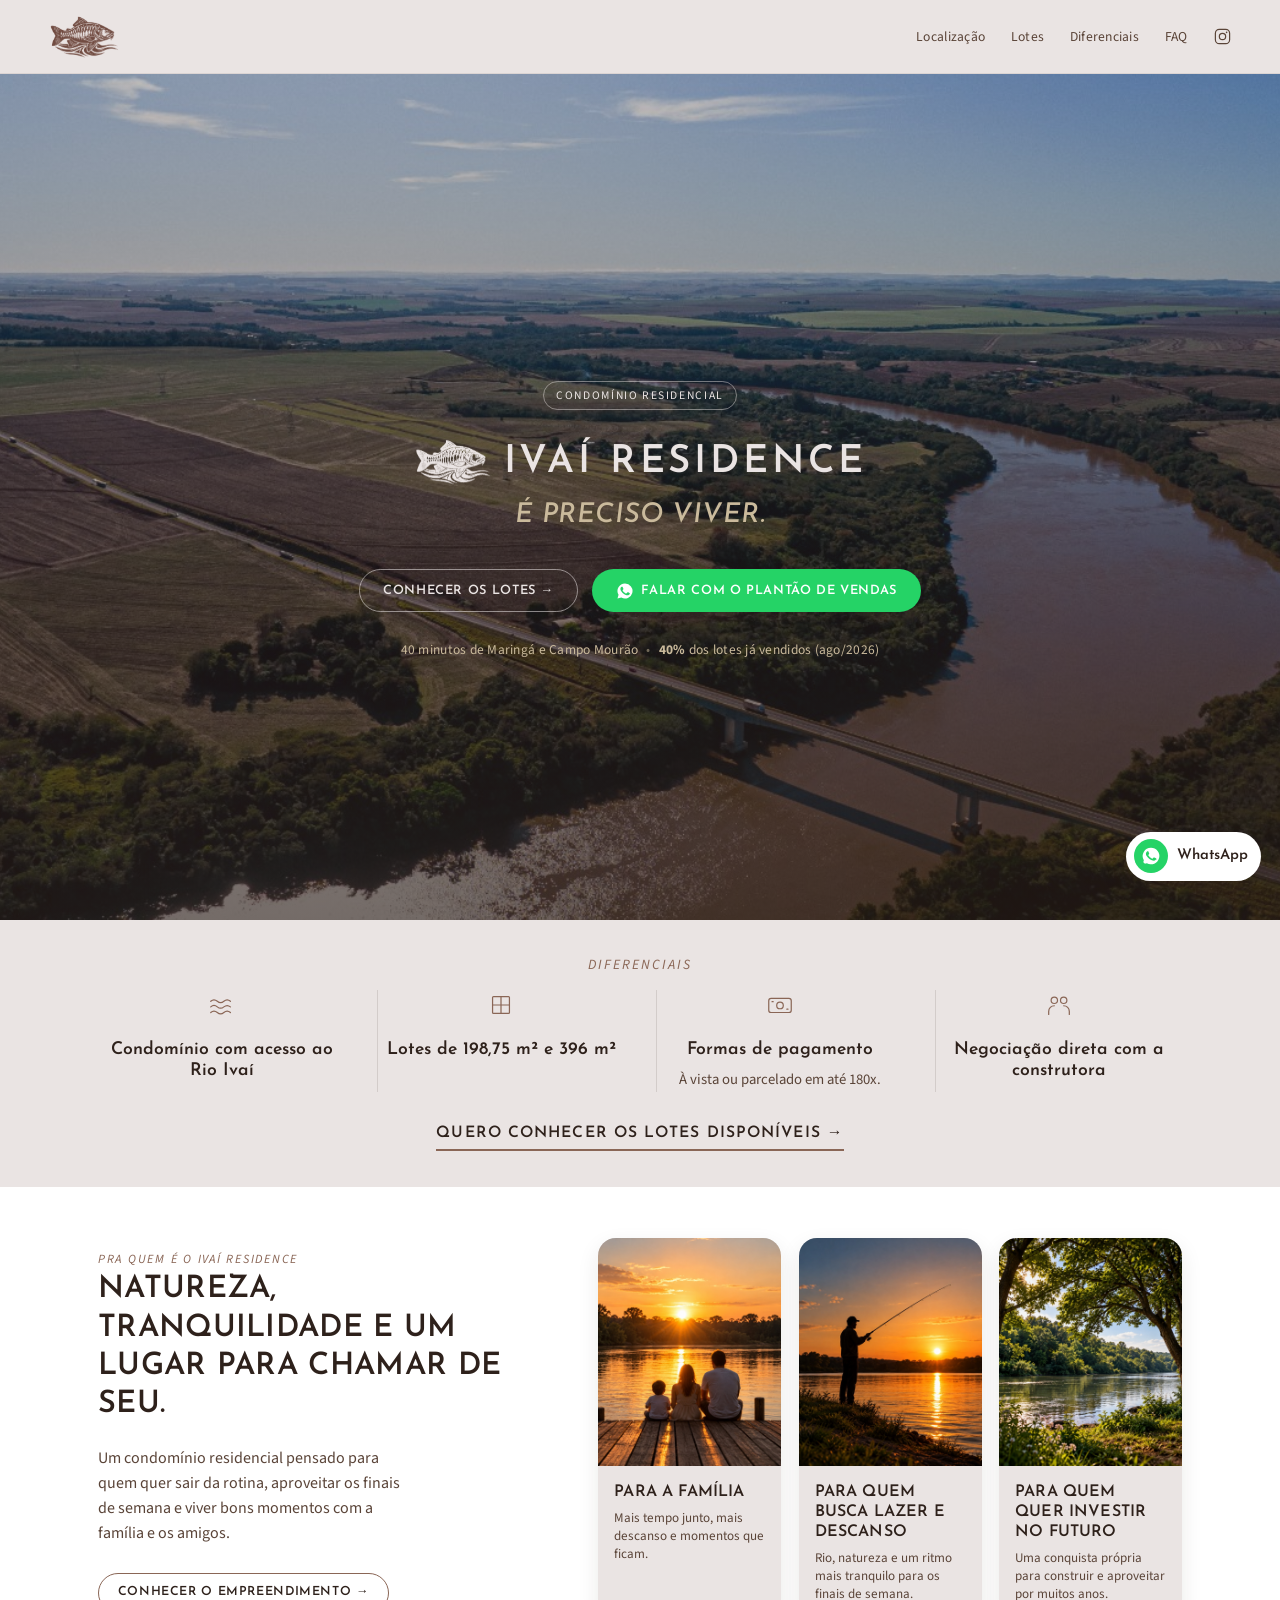
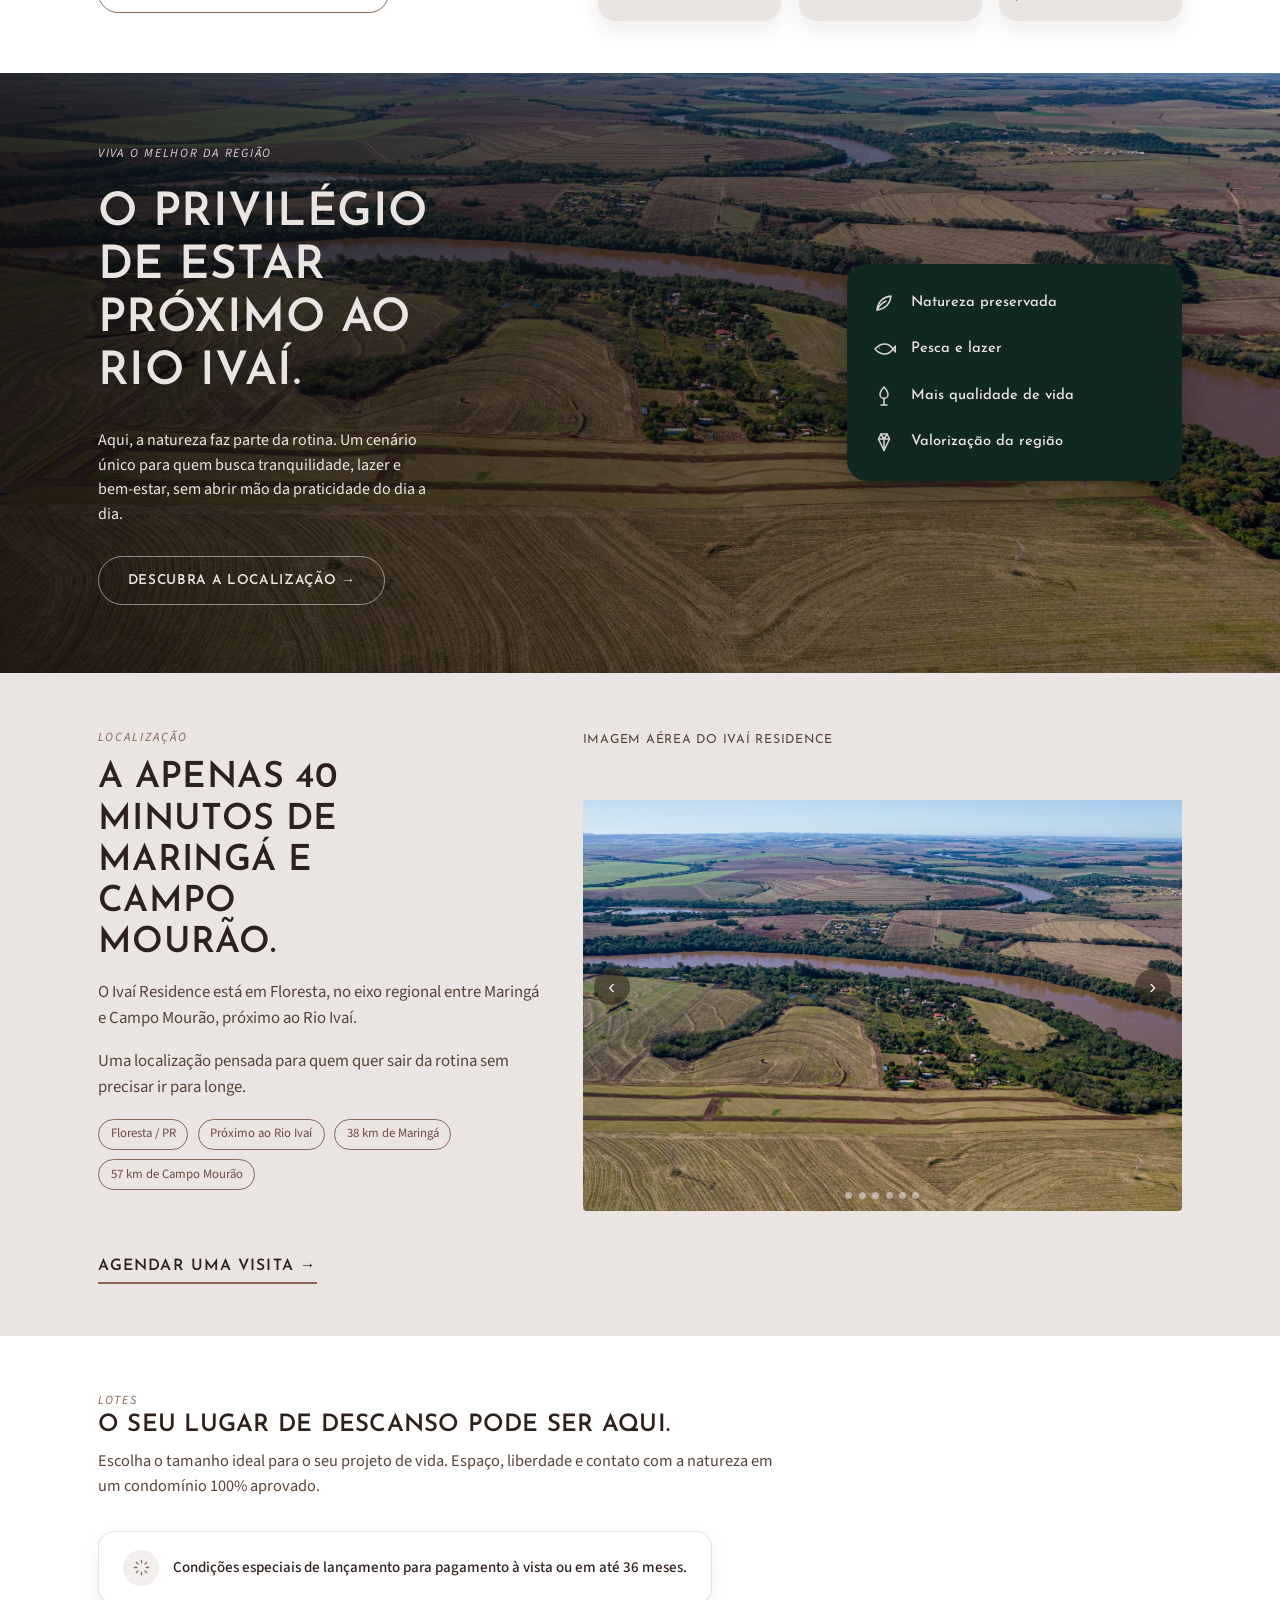
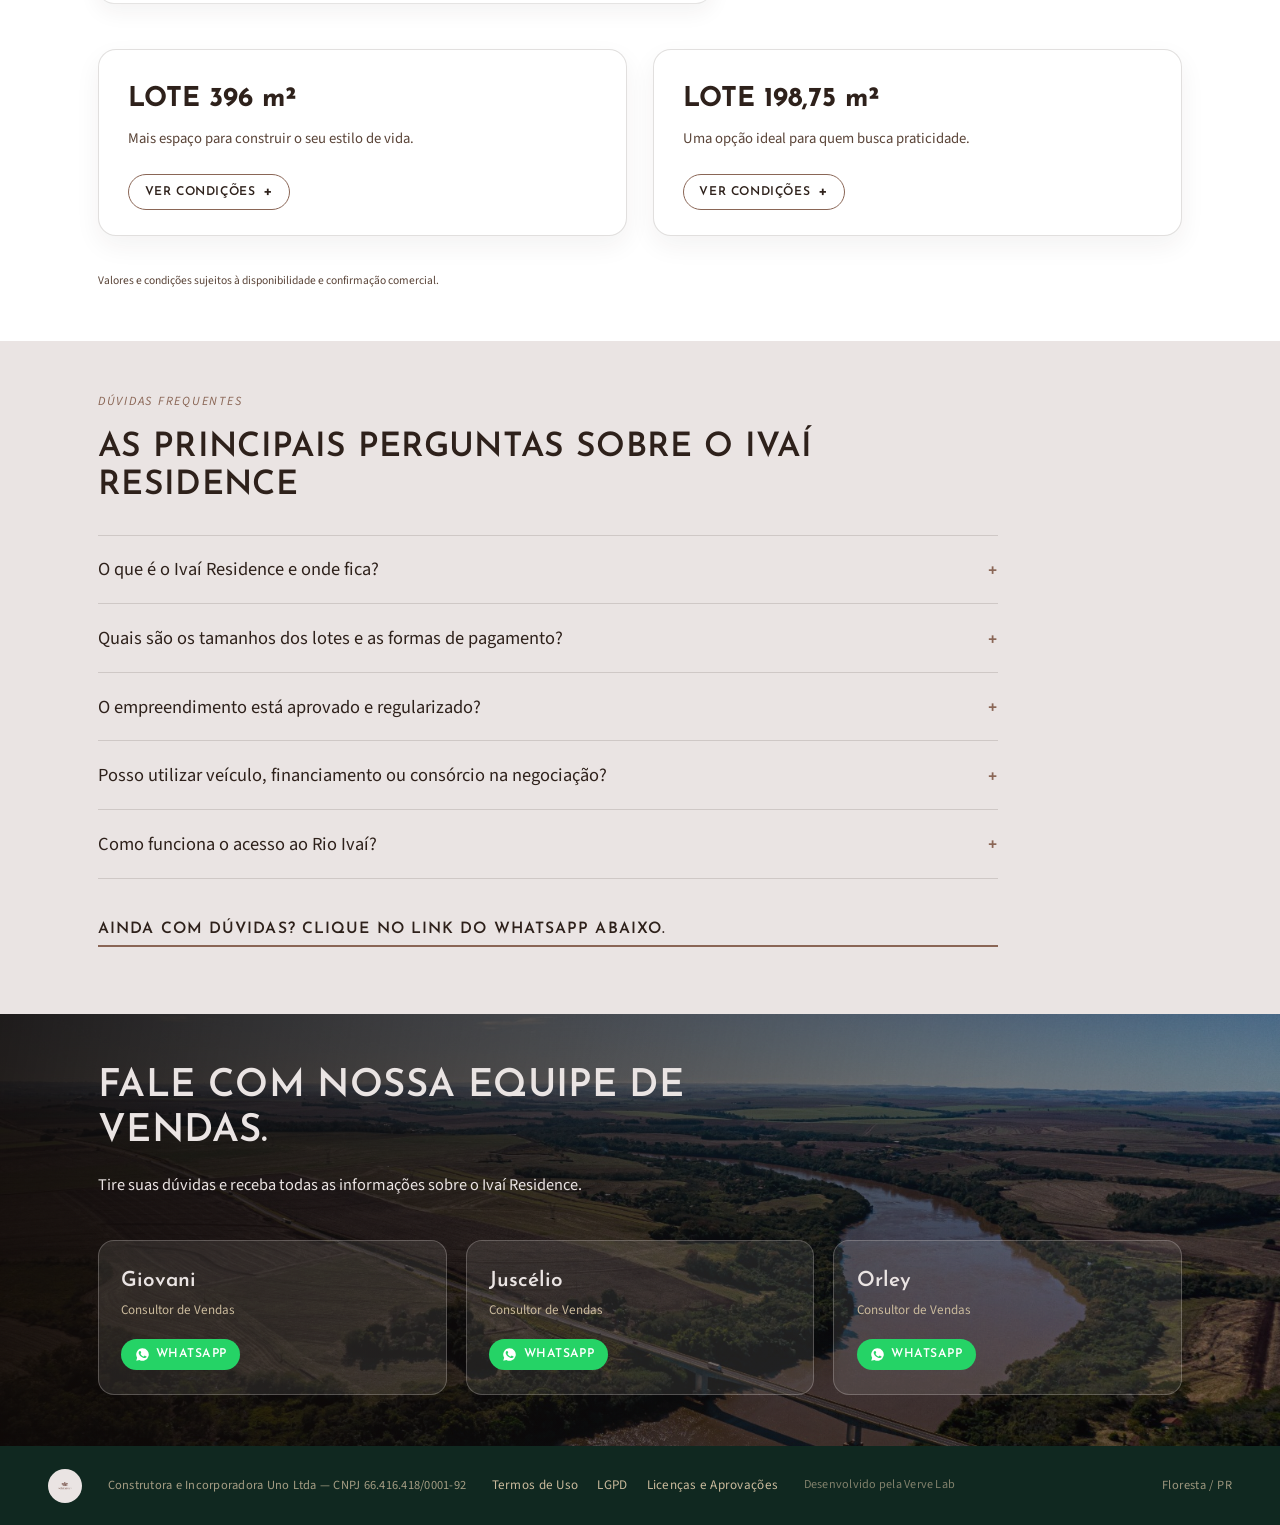
<file: index.html>
<!doctype html>
<html lang="pt-BR">
<head>
<meta charset="utf-8">
<!-- Google Tag Manager -->
<script>(function(w,d,s,l,i){w[l]=w[l]||[];w[l].push({'gtm.start':
new Date().getTime(),event:'gtm.js'});var f=d.getElementsByTagName(s)[0],
j=d.createElement(s),dl=l!='dataLayer'?'&l='+l:'';j.async=true;j.src=
'https://www.googletagmanager.com/gtm.js?id='+i+dl;f.parentNode.insertBefore(j,f);
})(window,document,'script','dataLayer','GTM-MCKL9KH2');</script>
<!-- End Google Tag Manager -->
<!-- Google tag (gtag.js) -->
<script async src="https://www.googletagmanager.com/gtag/js?id=G-HH1TP2XEQV"></script>
<script>
  window.dataLayer = window.dataLayer || [];
  function gtag(){dataLayer.push(arguments);}
  gtag('js', new Date());

  gtag('config', 'G-HH1TP2XEQV');
</script>
<!-- Meta Pixel Code -->
<script>
!function(f,b,e,v,n,t,s)
{if(f.fbq)return;n=f.fbq=function(){n.callMethod?
n.callMethod.apply(n,arguments):n.queue.push(arguments)};
if(!f._fbq)f._fbq=n;n.push=n;n.loaded=!0;n.version='2.0';
n.queue=[];t=b.createElement(e);t.async=!0;
t.src=v;s=b.getElementsByTagName(e)[0];
s.parentNode.insertBefore(t,s)}(window, document,'script',
'https://connect.facebook.net/en_US/fbevents.js');
fbq('init', '4480060432242990');
fbq('track', 'PageView');
</script>
<!-- End Meta Pixel Code -->
<meta name="viewport" content="width=device-width,initial-scale=1">
<title>Ivaí Residence | Lotes à beira do Rio Ivaí em Floresta, PR — a 40 min de Maringá</title>
<meta name="description" content="Condomínio residencial com lotes de 198,75 m² e 396 m² próximo ao Rio Ivaí, em Floresta-PR, a 40 min de Maringá. Escritura individual, 100% aprovado, financiamento próprio. Agende sua visita.">
<meta name="keywords" content="lotes Floresta PR, condomínio residencial Rio Ivaí, lotes próximos a Maringá, lote à beira rio Paraná, Ivaí Residence, financiamento próprio de lote, condomínio fechado Floresta Paraná">
<link rel="canonical" href="https://www.ivairesidence.com.br/">
<meta name="theme-color" content="#2E211B">

<meta property="og:type" content="website">
<meta property="og:locale" content="pt_BR">
<meta property="og:site_name" content="Ivaí Residence">
<meta property="og:title" content="Ivaí Residence | Lotes à beira do Rio Ivaí em Floresta, PR">
<meta property="og:description" content="Condomínio residencial próximo ao Rio Ivaí, a 40 min de Maringá. Lotes de 198,75 m² e 396 m², escritura individual, 100% aprovado, financiamento próprio.">
<meta property="og:image" content="https://www.ivairesidence.com.br/assets/hero.jpg">
<meta property="og:url" content="https://www.ivairesidence.com.br/">
<meta name="twitter:card" content="summary_large_image">
<meta name="twitter:title" content="Ivaí Residence | Lotes à beira do Rio Ivaí em Floresta, PR">
<meta name="twitter:description" content="A 40 min de Maringá. Lotes de 198,75 m² e 396 m², escritura individual, 100% aprovado, financiamento próprio.">
<meta name="twitter:image" content="https://www.ivairesidence.com.br/assets/hero.jpg">

<link rel="preconnect" href="https://fonts.googleapis.com">
<link rel="preconnect" href="https://fonts.gstatic.com" crossorigin>
<link href="https://fonts.googleapis.com/css2?family=Josefin+Sans:wght@500;600;700&family=Source+Sans+Pro:ital,wght@0,400;0,600;1,400&display=swap" rel="stylesheet">
<link rel="stylesheet" href="styles.css?v=20261019">

<script type="application/ld+json">
{
  "@context": "https://schema.org",
  "@type": "RealEstateListing",
  "name": "Ivaí Residence",
  "description": "Condomínio residencial com lotes próximos ao Rio Ivaí, em Floresta, Paraná, a 40 minutos de Maringá.",
  "url": "https://www.ivairesidence.com.br/",
  "address": {
    "@type": "PostalAddress",
    "addressLocality": "Floresta",
    "addressRegion": "PR",
    "addressCountry": "BR"
  }
}
</script>
</head>
<body>
<!-- Google Tag Manager (noscript) -->
<noscript><iframe src="https://www.googletagmanager.com/ns.html?id=GTM-MCKL9KH2"
height="0" width="0" style="display:none;visibility:hidden"></iframe></noscript>
<!-- End Google Tag Manager (noscript) -->
<!-- Meta Pixel Code (noscript) -->
<noscript><img height="1" width="1" style="display:none"
src="https://www.facebook.com/tr?id=4480060432242990&ev=PageView&noscript=1"
/></noscript>
<!-- End Meta Pixel Code (noscript) -->
<noscript><style>.reveal,.reveal-scale{opacity:1!important;transform:none!important;}</style></noscript>

<header class="topbar">
  <a class="brand" href="#inicio"><img class="brand-logo fish-anim" src="assets/fish-icon.png" alt="Ivaí Residence"></a>
  <nav id="mainNav">
    <a href="#localizacao">Localização</a>
    <a href="#condicoes">Lotes</a>
    <a href="#diferenciais">Diferenciais</a>
    <a href="#faq">FAQ</a>
    <a class="nav-instagram" href="https://www.instagram.com/ivairesidence/" target="_blank" rel="noopener" aria-label="Instagram do Ivaí Residence">
      <svg viewBox="0 0 24 24" fill="none" stroke="currentColor" stroke-width="1.5"><rect x="3" y="3" width="18" height="18" rx="5"/><circle cx="12" cy="12" r="4"/><circle cx="17.2" cy="6.8" r="1" fill="currentColor" stroke="none"/></svg>
      <span class="nav-instagram-label">Instagram</span>
    </a>
  </nav>
  <button id="navToggle" class="nav-toggle" aria-label="Abrir menu" aria-expanded="false">
    <span></span><span></span><span></span>
  </button>
</header>

<main>

<!-- 1. HERO ------------------------------------------------------------- -->
<section id="inicio" class="hero">
  <div class="hero-bg" data-parallax-bg></div>
  <div class="hero-content hero-content-in">
    <span class="hero-badge">Condomínio Residencial</span>
    <div class="hero-brand">
      <img class="hero-brand-icon fish-anim" src="assets/fish-icon-light.png" alt="">
      <span class="hero-brand-word">Ivaí Residence</span>
    </div>
    <h1>É preciso viver.</h1>
    <div class="hero-buttons">
      <a class="button button-outline-light" href="#condicoes">Conhecer os lotes →</a>
      <a class="button button-whatsapp" href="https://wa.me/5544999126051?text=Ol%C3%A1!%20Quero%20saber%20mais%20sobre%20o%20Iva%C3%AD%20Residence." target="_blank" rel="noopener">
        <svg class="btn-icon" viewBox="0 0 24 24" fill="currentColor"><path d="M12 2a10 10 0 0 0-8.6 15.1L2 22l5.1-1.3A10 10 0 1 0 12 2zm5.8 14.2c-.2.7-1.4 1.3-2 1.4-.5.1-1.2.1-1.9-.1-.4-.1-1-.3-1.7-.6-3-1.3-5-4.3-5.1-4.5-.2-.2-1.2-1.6-1.2-3.1s.8-2.2 1.1-2.5c.3-.3.6-.4.8-.4h.6c.2 0 .4 0 .6.5.2.5.8 1.9.8 2 .1.2.1.4 0 .6-.1.2-.2.3-.3.5-.2.2-.3.3-.5.5-.2.2-.4.4-.2.7.2.3.9 1.4 1.9 2.3 1.3 1.2 2.4 1.5 2.7 1.7.3.2.5.1.7-.1.2-.2.8-.9 1-1.2.2-.3.4-.2.7-.1.3.1 1.7.8 2 .9.3.2.5.2.6.4.1.2.1.9-.1 1.6z"/></svg>
        Falar com o plantão de vendas
      </a>
    </div>
    <div class="hero-stats">
      <span>40 minutos de Maringá e Campo Mourão</span>
      <span class="dot">•</span>
      <span><strong data-count-to="40" data-count-suffix="%">40%</strong> dos lotes já vendidos <em>(ago/2026)</em></span>
    </div>
  </div>
</section>

<!-- 2. DIFERENCIAIS --------------------------------------------------------- -->
<section id="diferenciais" class="section audience-v2">
  <div class="section-label reveal">DIFERENCIAIS</div>
  <div class="audience-v2-grid" data-reveal-group>
    <article>
      <svg class="a-icon" viewBox="0 0 32 32" fill="none" stroke="currentColor" stroke-width="1.3" stroke-linecap="round" stroke-linejoin="round">
        <path d="M4 12c2.3-2 4.6-2 7 0s4.6 2 7 0 4.6-2 7 0"/>
        <path d="M4 18c2.3-2 4.6-2 7 0s4.6 2 7 0 4.6-2 7 0"/>
        <path d="M4 24c2.3-2 4.6-2 7 0s4.6 2 7 0 4.6-2 7 0"/>
      </svg>
      <h3>Condomínio com acesso ao Rio Ivaí</h3>
    </article>
    <article>
      <svg class="a-icon" viewBox="0 0 32 32" fill="none" stroke="currentColor" stroke-width="1.3" stroke-linecap="round" stroke-linejoin="round">
        <rect x="7" y="7" width="18" height="18" rx="1"/>
        <path d="M7 16h18M16 7v18"/>
      </svg>
      <h3>Lotes de 198,75 m² e 396 m²</h3>
    </article>
    <article>
      <svg class="a-icon" viewBox="0 0 32 32" fill="none" stroke="currentColor" stroke-width="1.3" stroke-linecap="round" stroke-linejoin="round">
        <rect x="4" y="9" width="24" height="15" rx="2.5"/>
        <circle cx="16" cy="16.5" r="3.5"/>
        <line x1="7.5" y1="12.5" x2="8.7" y2="12.5"/>
        <line x1="23.3" y1="20.5" x2="24.5" y2="20.5"/>
      </svg>
      <h3>Formas de pagamento</h3>
      <p>À vista ou parcelado em até 180x.</p>
    </article>
    <article>
      <svg class="a-icon" viewBox="0 0 32 32" fill="none" stroke="currentColor" stroke-width="1.3" stroke-linecap="round" stroke-linejoin="round">
        <circle cx="11" cy="11" r="3.4"/>
        <path d="M5 26v-3.2a6 6 0 0 1 6-6"/>
        <circle cx="21" cy="11" r="3.4"/>
        <path d="M27 26v-3.2a6 6 0 0 0-6-6"/>
      </svg>
      <h3>Negociação direta com a construtora</h3>
    </article>
  </div>
  <a class="text-cta reveal" href="#condicoes">Quero conhecer os lotes disponíveis →</a>
</section>

<!-- 2b. PRA QUEM É O IVAÍ RESIDENCE ---------------------------------------- -->
<section class="audience-photo">
  <div class="section audience-photo-grid">
    <div class="audience-photo-text">
      <span class="section-label reveal">PRA QUEM É O IVAÍ RESIDENCE</span>
      <h2 class="reveal">Natureza, tranquilidade e um lugar para chamar de seu.</h2>
      <p class="reveal">Um condomínio residencial pensado para quem quer sair da rotina, aproveitar os finais de semana e viver bons momentos com a família e os amigos.</p>
      <a class="button button-outline reveal" href="#condicoes">Conhecer o empreendimento →</a>
    </div>
    <div class="audience-photo-cards" data-reveal-group>
      <article class="audience-photo-card">
        <img src="assets/pra-quem-familia.jpg" alt="Família reunida à beira do Rio Ivaí ao pôr do sol" loading="lazy">
        <h3>Para a família</h3>
        <p>Mais tempo junto, mais descanso e momentos que ficam.</p>
      </article>
      <article class="audience-photo-card">
        <img src="assets/pra-quem-lazer.jpg" alt="Pessoa pescando à beira do rio ao entardecer" loading="lazy">
        <h3>Para quem busca lazer e descanso</h3>
        <p>Rio, natureza e um ritmo mais tranquilo para os finais de semana.</p>
      </article>
      <article class="audience-photo-card">
        <img src="assets/pra-quem-investir.jpg" alt="Natureza e rio cercado por árvores" loading="lazy">
        <h3>Para quem quer investir no futuro</h3>
        <p>Uma conquista própria para construir e aproveitar por muitos anos.</p>
      </article>
    </div>
  </div>
</section>

<!-- 2c. VIVA O MELHOR DA REGIÃO --------------------------------------------- -->
<section class="river-feature">
  <div class="river-feature-bg" style="background-image:linear-gradient(90deg, rgba(16,10,7,.82) 0%, rgba(16,10,7,.55) 45%, rgba(16,10,7,.22) 100%), url('assets/localizacao.jpg');"></div>
  <div class="section river-feature-grid">
    <div class="river-feature-text">
      <span class="section-label reveal">VIVA O MELHOR DA REGIÃO</span>
      <h2 class="reveal">O privilégio de estar próximo ao Rio Ivaí.</h2>
      <p class="reveal">Aqui, a natureza faz parte da rotina. Um cenário único para quem busca tranquilidade, lazer e bem-estar, sem abrir mão da praticidade do dia a dia.</p>
      <a class="button button-outline-light reveal" href="https://maps.app.goo.gl/SPeXjXbzyvLoQTdo7?g_st=iw" target="_blank" rel="noopener">Descubra a localização →</a>
    </div>
    <div class="river-feature-card reveal" data-reveal-group>
      <div class="river-feature-item">
        <svg viewBox="0 0 24 24" fill="none" stroke="currentColor" stroke-width="1.5" stroke-linecap="round" stroke-linejoin="round"><path d="M5 19c8-1 13-6 14-14-8 1-13 6-14 14Z"/><path d="M5 19c2-4 5-7 9-9"/></svg>
        <span>Natureza preservada</span>
      </div>
      <div class="river-feature-item">
        <svg viewBox="0 0 24 24" fill="none" stroke="currentColor" stroke-width="1.5" stroke-linecap="round" stroke-linejoin="round"><path d="M3 12c2.8-3.2 6.6-5 10-5 3.4 0 6 2.2 8 5-2 2.8-4.6 5-8 5-3.4 0-7.2-1.8-10-5Z"/><path d="M21 12l2.5-3v6L21 12Z"/><circle cx="7.4" cy="11" r=".6" fill="currentColor" stroke="none"/></svg>
        <span>Pesca e lazer</span>
      </div>
      <div class="river-feature-item">
        <svg viewBox="0 0 24 24" fill="none" stroke="currentColor" stroke-width="1.5" stroke-linecap="round" stroke-linejoin="round"><path d="M12 3c2.5 2.8 4 5.2 4 7.5a4 4 0 0 1-8 0C8 8.2 9.5 5.8 12 3Z"/><path d="M12 14v7M9 21h6"/></svg>
        <span>Mais qualidade de vida</span>
      </div>
      <div class="river-feature-item">
        <svg viewBox="0 0 24 24" fill="none" stroke="currentColor" stroke-width="1.5" stroke-linecap="round" stroke-linejoin="round"><path d="M6.5 9 9 4h6l2.5 5L12 20.5 6.5 9Z"/><path d="M6.5 9h11M9 4l3 5 3-5M12 9v11.5"/></svg>
        <span>Valorização da região</span>
      </div>
    </div>
  </div>
</section>

<!-- 3. LOCALIZAÇÃO -------------------------------------------------------- -->
<section id="localizacao" class="section loc-section">
  <div class="loc-grid" data-reveal-group>
    <div class="loc-intro" data-reveal-group>
      <span class="eyebrow">LOCALIZAÇÃO</span>
      <h2>A apenas 40 minutos de Maringá e Campo Mourão.</h2>
      <p>O Ivaí Residence está em Floresta, no eixo regional entre Maringá e Campo Mourão, próximo ao Rio Ivaí.</p>
      <p>Uma localização pensada para quem quer sair da rotina sem precisar ir para longe.</p>
      <div class="chips"><span>Floresta / PR</span><span>Próximo ao Rio Ivaí</span><span>38 km de Maringá</span><span>57 km de Campo Mourão</span></div>
    </div>

    <div class="media-carousel">
      <p class="media-carousel-caption" data-carousel-caption>Imagem aérea do Ivaí Residence</p>
      <div class="carousel" data-carousel>
        <div class="carousel-track" data-carousel-track>
          <div class="carousel-slide" data-caption="Imagem aérea do Ivaí Residence"><img src="assets/localizacao.jpg" alt="Vista aérea do Rio Ivaí e da região de Floresta, Paraná" loading="lazy" data-parallax></div>
          <div class="carousel-slide" data-caption="Fachada da portaria do Ivaí Residence"><img src="assets/portaria-fachada.jpg" alt="Fachada iluminada da portaria do Ivaí Residence" loading="lazy"></div>
          <div class="carousel-slide" data-caption="Vista aérea da portaria do Ivaí Residence"><img src="assets/portaria-aerea.jpg" alt="Vista aérea da portaria do Ivaí Residence" loading="lazy"></div>
          <div class="carousel-slide" data-caption="Portaria do Ivaí Residence"><img src="assets/portaria-1.jpg" alt="Portaria do Ivaí Residence" loading="lazy"></div>
          <div class="carousel-slide" data-caption="Portaria do Ivaí Residence"><img src="assets/portaria-2.jpg" alt="Portaria do Ivaí Residence" loading="lazy"></div>
          <div class="carousel-slide" data-caption="Área gourmet do Ivaí Residence"><img src="assets/area-gourmet.jpg" alt="Área gourmet do Ivaí Residence com pergolado e paisagismo" loading="lazy"></div>
        </div>
        <button class="carousel-arrow carousel-arrow-prev" data-carousel-prev aria-label="Foto anterior" hidden>‹</button>
        <button class="carousel-arrow carousel-arrow-next" data-carousel-next aria-label="Próxima foto" hidden>›</button>
        <div class="carousel-dots" data-carousel-dots hidden></div>
      </div>
    </div>
  </div>

  <a class="text-cta reveal" href="https://wa.me/5544999126051?text=Ol%C3%A1!%20Quero%20agendar%20uma%20visita%20ao%20Iva%C3%AD%20Residence." target="_blank" rel="noopener">Agendar uma visita →</a>
</section>

<!-- 5. CONDIÇÕES COMERCIAIS -------------------------------------------------- -->
<section id="condicoes" class="conditions-v2">
  <div class="section">
  <div class="conditions-v2-head">
    <span class="section-label reveal">LOTES</span>
    <h2 class="reveal">O seu lugar de descanso pode ser aqui.</h2>
    <p class="conditions-v2-lead reveal">Escolha o tamanho ideal para o seu projeto de vida. Espaço, liberdade e contato com a natureza em um condomínio 100% aprovado.</p>

    <div class="launch-highlight reveal">
      <span class="launch-highlight-icon">
        <svg viewBox="0 0 24 24" fill="none" stroke="currentColor" stroke-width="1.6" stroke-linecap="round" stroke-linejoin="round"><path d="M12 3v3M12 18v3M3 12h3M18 12h3M5.6 5.6l2.1 2.1M16.3 16.3l2.1 2.1M18.4 5.6l-2.1 2.1M7.7 16.3l-2.1 2.1"/></svg>
      </span>
      <p>Condições especiais de lançamento para pagamento à vista ou em até 36 meses.</p>
    </div>
  </div>

  <div class="lot-cards-v2">

    <div class="lot-card-v2">
      <div class="lot-card-v2-top">
        <span class="lot-card-v2-size">LOTE 396 m²</span>
        <p class="lot-card-v2-tagline">Mais espaço para construir o seu estilo de vida.</p>
        <button class="lot-card-v2-toggle" type="button" aria-expanded="false">
          <span>Ver condições</span><span class="lot-card-v2-toggle-icon">+</span>
        </button>
      </div>
      <div class="lot-card-v2-options">
        <div class="lot-options-v2">
          <div class="lot-option">
            <span class="lot-option-label">À vista</span>
            <div class="lot-option-row">
              <strong class="lot-option-price">R$ 134.489,52</strong>
              <a class="lot-option-btn-sm" href="https://wa.me/5544999126051?text=Ol%C3%A1!%20Tenho%20interesse%20no%20lote%20de%20396%20m%C2%B2%20do%20Iva%C3%AD%20Residence%2C%20no%20valor%20de%20R%24%20134.489%2C52%20%C3%A0%20vista.%20Gostaria%20de%20receber%20mais%20informa%C3%A7%C3%B5es." target="_blank" rel="noopener">Tenho interesse</a>
            </div>
          </div>
          <div class="lot-option">
            <div class="lot-option-label-row">
              <span class="lot-option-label">Parcelado — Ivaí Residence II</span>
              <span class="lot-option-badge">Sem juros</span>
            </div>
            <div class="lot-option-row">
              <strong class="lot-option-installment">Entrada* + 36x de R$ 3.494,15<span class="lot-option-unit">/mês</span></strong>
              <a class="lot-option-btn-sm" href="https://wa.me/5544999126051?text=Ol%C3%A1!%20Tenho%20interesse%20no%20lote%20de%20396%20m%C2%B2%20do%20Iva%C3%AD%20Residence%2C%20com%20entrada%20de%20R%24%208.700%2C00%20e%2036%20parcelas%20de%20R%24%203.494%2C15.%20Gostaria%20de%20receber%20mais%20informa%C3%A7%C3%B5es." target="_blank" rel="noopener">Tenho interesse</a>
            </div>
            <p class="lot-option-fine">*Entrada mínima de R$ 8.700,00</p>
          </div>
          <div class="lot-option">
            <span class="lot-option-label">Parcelado — Ivaí Residence I</span>
            <div class="lot-option-row">
              <strong class="lot-option-installment">Entrada* + 180x de R$ 896,08<span class="lot-option-unit">/mês**</span></strong>
              <a class="lot-option-btn-sm" href="https://wa.me/5544999126051?text=Ol%C3%A1!%20Tenho%20interesse%20no%20lote%20de%20396%20m%C2%B2%20do%20Iva%C3%AD%20Residence%2C%20com%20entrada%20m%C3%ADnima%20de%20R%24%2010.000%2C00%20e%20parcelas%20a%20partir%20de%20R%24%20896%2C08%2C%20em%20at%C3%A9%20180x.%20Gostaria%20de%20receber%20mais%20informa%C3%A7%C3%B5es." target="_blank" rel="noopener">Tenho interesse</a>
            </div>
            <p class="lot-option-fine">*Entrada mínima de R$ 10.000,00</p>
            <p class="lot-option-fine">**Parcelas reajustadas anualmente pelo IGPM/IPCA.</p>
          </div>
          <div class="lot-option lot-option-custom">
            <span class="lot-option-label">Condição personalizada</span>
            <p class="lot-option-text">Nenhuma dessas condições combina? <strong>Fale com a gente e veja outras possibilidades</strong> diretamente com o plantão de vendas.</p>
            <a class="lot-option-btn" href="https://wa.me/5544999126051?text=Ol%C3%A1!%20Tenho%20interesse%20em%20um%20lote%20no%20Iva%C3%AD%20Residence%2C%20mas%20nenhuma%20das%20condi%C3%A7%C3%B5es%20apresentadas%20no%20site%20se%20encaixa%20no%20que%20procuro.%20Gostaria%20de%20consultar%20outras%20possibilidades%20de%20negocia%C3%A7%C3%A3o." target="_blank" rel="noopener"><svg class="lot-option-icon" viewBox="0 0 24 24" fill="currentColor"><path d="M12 2a10 10 0 0 0-8.6 15.1L2 22l5.1-1.3A10 10 0 1 0 12 2zm5.8 14.2c-.2.7-1.4 1.3-2 1.4-.5.1-1.2.1-1.9-.1-.4-.1-1-.3-1.7-.6-3-1.3-5-4.3-5.1-4.5-.2-.2-1.2-1.6-1.2-3.1s.8-2.2 1.1-2.5c.3-.3.6-.4.8-.4h.6c.2 0 .4 0 .6.5.2.5.8 1.9.8 2 .1.2.1.4 0 .6-.1.2-.2.3-.3.5-.2.2-.3.3-.5.5-.2.2-.4.4-.2.7.2.3.9 1.4 1.9 2.3 1.3 1.2 2.4 1.5 2.7 1.7.3.2.5.1.7-.1.2-.2.8-.9 1-1.2.2-.3.4-.2.7-.1.3.1 1.7.8 2 .9.3.2.5.2.6.4.1.2.1.9-.1 1.6z"/></svg>Falar com o plantão de vendas</a>
          </div>
        </div>
        <p class="lot-note">Aceitamos veículos na negociação.</p>
      </div>
    </div>

    <div class="lot-card-v2">
      <div class="lot-card-v2-top">
        <span class="lot-card-v2-size">LOTE 198,75 m²</span>
        <p class="lot-card-v2-tagline">Uma opção ideal para quem busca praticidade.</p>
        <button class="lot-card-v2-toggle" type="button" aria-expanded="false">
          <span>Ver condições</span><span class="lot-card-v2-toggle-icon">+</span>
        </button>
      </div>
      <div class="lot-card-v2-options">
        <div class="lot-options-v2">
          <div class="lot-option">
            <span class="lot-option-label">À vista</span>
            <div class="lot-option-row">
              <strong class="lot-option-price">R$ 79.750,00</strong>
              <a class="lot-option-btn-sm" href="https://wa.me/5544999126051?text=Ol%C3%A1!%20Tenho%20interesse%20no%20lote%20de%20198%2C75%20m%C2%B2%20do%20Iva%C3%AD%20Residence%2C%20no%20valor%20de%20R%24%2079.750%2C00%20%C3%A0%20vista.%20Gostaria%20de%20receber%20mais%20informa%C3%A7%C3%B5es." target="_blank" rel="noopener">Tenho interesse</a>
            </div>
          </div>
          <div class="lot-option">
            <div class="lot-option-label-row">
              <span class="lot-option-label">Parcelado — Ivaí Residence II</span>
              <span class="lot-option-badge">Sem juros</span>
            </div>
            <div class="lot-option-row">
              <strong class="lot-option-installment">Entrada* + 36x de R$ 2.048,61<span class="lot-option-unit">/mês</span></strong>
              <a class="lot-option-btn-sm" href="https://wa.me/5544999126051?text=Ol%C3%A1!%20Tenho%20interesse%20no%20lote%20de%20198%2C75%20m%C2%B2%20do%20Iva%C3%AD%20Residence%2C%20com%20entrada%20de%20R%24%206.000%2C00%20e%2036%20parcelas%20de%20R%24%202.048%2C61.%20Gostaria%20de%20receber%20mais%20informa%C3%A7%C3%B5es." target="_blank" rel="noopener">Tenho interesse</a>
            </div>
            <p class="lot-option-fine">*Entrada mínima de R$ 6.000,00</p>
          </div>
          <div class="lot-option">
            <span class="lot-option-label">Parcelado — Ivaí Residence I</span>
            <div class="lot-option-row">
              <strong class="lot-option-installment">Entrada* + 180x de R$ 523,23<span class="lot-option-unit">/mês**</span></strong>
              <a class="lot-option-btn-sm" href="https://wa.me/5544999126051?text=Ol%C3%A1!%20Tenho%20interesse%20no%20lote%20de%20198%2C75%20m%C2%B2%20do%20Iva%C3%AD%20Residence%2C%20com%20entrada%20m%C3%ADnima%20de%20R%24%206.000%2C00%20e%20parcelas%20a%20partir%20de%20R%24%20523%2C23%2C%20em%20at%C3%A9%20180x.%20Gostaria%20de%20receber%20mais%20informa%C3%A7%C3%B5es." target="_blank" rel="noopener">Tenho interesse</a>
            </div>
            <p class="lot-option-fine">*Entrada mínima de R$ 6.000,00</p>
            <p class="lot-option-fine">**Parcelas reajustadas anualmente pelo IGPM/IPCA.</p>
          </div>
          <div class="lot-option lot-option-custom">
            <span class="lot-option-label">Condição personalizada</span>
            <p class="lot-option-text">Nenhuma dessas condições combina? <strong>Fale com a gente e veja outras possibilidades</strong> diretamente com o plantão de vendas.</p>
            <a class="lot-option-btn" href="https://wa.me/5544999126051?text=Ol%C3%A1!%20Tenho%20interesse%20em%20um%20lote%20no%20Iva%C3%AD%20Residence%2C%20mas%20nenhuma%20das%20condi%C3%A7%C3%B5es%20apresentadas%20no%20site%20se%20encaixa%20no%20que%20procuro.%20Gostaria%20de%20consultar%20outras%20possibilidades%20de%20negocia%C3%A7%C3%A3o." target="_blank" rel="noopener"><svg class="lot-option-icon" viewBox="0 0 24 24" fill="currentColor"><path d="M12 2a10 10 0 0 0-8.6 15.1L2 22l5.1-1.3A10 10 0 1 0 12 2zm5.8 14.2c-.2.7-1.4 1.3-2 1.4-.5.1-1.2.1-1.9-.1-.4-.1-1-.3-1.7-.6-3-1.3-5-4.3-5.1-4.5-.2-.2-1.2-1.6-1.2-3.1s.8-2.2 1.1-2.5c.3-.3.6-.4.8-.4h.6c.2 0 .4 0 .6.5.2.5.8 1.9.8 2 .1.2.1.4 0 .6-.1.2-.2.3-.3.5-.2.2-.3.3-.5.5-.2.2-.4.4-.2.7.2.3.9 1.4 1.9 2.3 1.3 1.2 2.4 1.5 2.7 1.7.3.2.5.1.7-.1.2-.2.8-.9 1-1.2.2-.3.4-.2.7-.1.3.1 1.7.8 2 .9.3.2.5.2.6.4.1.2.1.9-.1 1.6z"/></svg>Falar com o plantão de vendas</a>
          </div>
        </div>
        <p class="lot-note">Aceitamos veículos na negociação.</p>
      </div>
    </div>

  </div>

  <p class="conditions-v2-disclaimer reveal">Valores e condições sujeitos à disponibilidade e confirmação comercial.</p>
  </div>
</section>

<!-- 6. FAQ ------------------------------------------------------------------ -->
<section id="faq" class="section faq">
  <div class="section-label reveal">DÚVIDAS FREQUENTES</div>
  <h2 class="faq-title reveal">As principais perguntas sobre o Ivaí Residence</h2>
  <div class="faq-list" data-reveal-group>
    <div class="faq-item">
      <button class="faq-q">O que é o Ivaí Residence e onde fica? <span>+</span></button>
      <div class="faq-a"><p>O Ivaí Residence é um condomínio residencial em Floresta/PR, próximo ao Rio Ivaí e a cerca de 40 minutos de Maringá e Campo Mourão. Para conhecer o empreendimento, basta falar com o plantão de vendas e agendar uma visita ao local.</p></div>
    </div>
    <div class="faq-item">
      <button class="faq-q">Quais são os tamanhos dos lotes e as formas de pagamento? <span>+</span></button>
      <div class="faq-a"><p>O empreendimento possui lotes de 198,75 m² e 396 m², com opções de pagamento à vista ou parcelado em até 180 vezes. Consulte o plantão para conhecer as condições disponíveis para cada lote.</p></div>
    </div>
    <div class="faq-item">
      <button class="faq-q">O empreendimento está aprovado e regularizado? <span>+</span></button>
      <div class="faq-a"><p>Sim. O Ivaí Residence é um empreendimento aprovado e regularizado, com escritura individual por lote. A área também foi analisada pelos órgãos responsáveis e está em nível adequado em relação ao Rio Ivaí, sem risco de alagamento conforme as aprovações técnicas do empreendimento.</p></div>
    </div>
    <div class="faq-item">
      <button class="faq-q">Posso utilizar veículo, financiamento ou consórcio na negociação? <span>+</span></button>
      <div class="faq-a"><p>As negociações são realizadas diretamente com a construtora, o que permite avaliar diferentes possibilidades de aquisição. Veículos podem ser utilizados na negociação mediante avaliação, e outras modalidades ficam sujeitas à análise das condições comerciais.</p></div>
    </div>
    <div class="faq-item">
      <button class="faq-q">Como funciona o acesso ao Rio Ivaí? <span>+</span></button>
      <div class="faq-a"><p>O condomínio possui acesso ao Rio Ivaí, permitindo que moradores e proprietários aproveitem o contato com a natureza, momentos de lazer e a pesca esportiva como parte da experiência do empreendimento.</p></div>
    </div>
  </div>
  <p class="text-cta reveal">Ainda com dúvidas? Clique no link do WhatsApp abaixo.</p>
</section>

<!-- 7. CONTATO COMERCIAL — equipe de vendas ---------------------------------- -->
<section id="visita" class="sales-contact">
  <div class="sales-contact-bg" style="background-image:linear-gradient(100deg, rgba(16,10,7,.9) 0%, rgba(16,10,7,.68) 42%, rgba(16,10,7,.3) 100%), url('assets/hero.jpg');"></div>
  <div class="section sales-contact-inner">
    <div class="sales-contact-text">
      <h2 class="reveal">Fale com nossa equipe de vendas.</h2>
      <p class="reveal">Tire suas dúvidas e receba todas as informações sobre o Ivaí Residence.</p>
    </div>
    <div class="sales-contact-cards" data-reveal-group>
      <a class="sales-card" href="https://wa.me/5544991646834?text=Ol%C3%A1!%20Quero%20saber%20mais%20sobre%20o%20Iva%C3%AD%20Residence." target="_blank" rel="noopener">
        <span class="sales-card-name">Giovani</span>
        <span class="sales-card-role">Consultor de Vendas</span>
        <span class="sales-card-btn"><svg viewBox="0 0 24 24" fill="currentColor"><path d="M12 2a10 10 0 0 0-8.6 15.1L2 22l5.1-1.3A10 10 0 1 0 12 2zm5.8 14.2c-.2.7-1.4 1.3-2 1.4-.5.1-1.2.1-1.9-.1-.4-.1-1-.3-1.7-.6-3-1.3-5-4.3-5.1-4.5-.2-.2-1.2-1.6-1.2-3.1s.8-2.2 1.1-2.5c.3-.3.6-.4.8-.4h.6c.2 0 .4 0 .6.5.2.5.8 1.9.8 2 .1.2.1.4 0 .6-.1.2-.2.3-.3.5-.2.2-.3.3-.5.5-.2.2-.4.4-.2.7.2.3.9 1.4 1.9 2.3 1.3 1.2 2.4 1.5 2.7 1.7.3.2.5.1.7-.1.2-.2.8-.9 1-1.2.2-.3.4-.2.7-.1.3.1 1.7.8 2 .9.3.2.5.2.6.4.1.2.1.9-.1 1.6z"/></svg>WhatsApp</span>
      </a>
      <a class="sales-card" href="https://wa.me/5544999773729?text=Ol%C3%A1!%20Quero%20saber%20mais%20sobre%20o%20Iva%C3%AD%20Residence." target="_blank" rel="noopener">
        <span class="sales-card-name">Juscélio</span>
        <span class="sales-card-role">Consultor de Vendas</span>
        <span class="sales-card-btn"><svg viewBox="0 0 24 24" fill="currentColor"><path d="M12 2a10 10 0 0 0-8.6 15.1L2 22l5.1-1.3A10 10 0 1 0 12 2zm5.8 14.2c-.2.7-1.4 1.3-2 1.4-.5.1-1.2.1-1.9-.1-.4-.1-1-.3-1.7-.6-3-1.3-5-4.3-5.1-4.5-.2-.2-1.2-1.6-1.2-3.1s.8-2.2 1.1-2.5c.3-.3.6-.4.8-.4h.6c.2 0 .4 0 .6.5.2.5.8 1.9.8 2 .1.2.1.4 0 .6-.1.2-.2.3-.3.5-.2.2-.3.3-.5.5-.2.2-.4.4-.2.7.2.3.9 1.4 1.9 2.3 1.3 1.2 2.4 1.5 2.7 1.7.3.2.5.1.7-.1.2-.2.8-.9 1-1.2.2-.3.4-.2.7-.1.3.1 1.7.8 2 .9.3.2.5.2.6.4.1.2.1.9-.1 1.6z"/></svg>WhatsApp</span>
      </a>
      <a class="sales-card" href="https://wa.me/5544998311709?text=Ol%C3%A1!%20Quero%20saber%20mais%20sobre%20o%20Iva%C3%AD%20Residence." target="_blank" rel="noopener">
        <span class="sales-card-name">Orley</span>
        <span class="sales-card-role">Consultor de Vendas</span>
        <span class="sales-card-btn"><svg viewBox="0 0 24 24" fill="currentColor"><path d="M12 2a10 10 0 0 0-8.6 15.1L2 22l5.1-1.3A10 10 0 1 0 12 2zm5.8 14.2c-.2.7-1.4 1.3-2 1.4-.5.1-1.2.1-1.9-.1-.4-.1-1-.3-1.7-.6-3-1.3-5-4.3-5.1-4.5-.2-.2-1.2-1.6-1.2-3.1s.8-2.2 1.1-2.5c.3-.3.6-.4.8-.4h.6c.2 0 .4 0 .6.5.2.5.8 1.9.8 2 .1.2.1.4 0 .6-.1.2-.2.3-.3.5-.2.2-.3.3-.5.5-.2.2-.4.4-.2.7.2.3.9 1.4 1.9 2.3 1.3 1.2 2.4 1.5 2.7 1.7.3.2.5.1.7-.1.2-.2.8-.9 1-1.2.2-.3.4-.2.7-.1.3.1 1.7.8 2 .9.3.2.5.2.6.4.1.2.1.9-.1 1.6z"/></svg>WhatsApp</span>
      </a>
    </div>

    <div class="sales-contact-mobile">
      <a class="sales-mini" href="https://wa.me/5544991646834?text=Ol%C3%A1!%20Quero%20saber%20mais%20sobre%20o%20Iva%C3%AD%20Residence." target="_blank" rel="noopener">
        <svg viewBox="0 0 24 24" fill="currentColor"><path d="M12 2a10 10 0 0 0-8.6 15.1L2 22l5.1-1.3A10 10 0 1 0 12 2zm5.8 14.2c-.2.7-1.4 1.3-2 1.4-.5.1-1.2.1-1.9-.1-.4-.1-1-.3-1.7-.6-3-1.3-5-4.3-5.1-4.5-.2-.2-1.2-1.6-1.2-3.1s.8-2.2 1.1-2.5c.3-.3.6-.4.8-.4h.6c.2 0 .4 0 .6.5.2.5.8 1.9.8 2 .1.2.1.4 0 .6-.1.2-.2.3-.3.5-.2.2-.3.3-.5.5-.2.2-.4.4-.2.7.2.3.9 1.4 1.9 2.3 1.3 1.2 2.4 1.5 2.7 1.7.3.2.5.1.7-.1.2-.2.8-.9 1-1.2.2-.3.4-.2.7-.1.3.1 1.7.8 2 .9.3.2.5.2.6.4.1.2.1.9-.1 1.6z"/></svg>
        Falar com Giovani
      </a>
      <a class="sales-mini" href="https://wa.me/5544999773729?text=Ol%C3%A1!%20Quero%20saber%20mais%20sobre%20o%20Iva%C3%AD%20Residence." target="_blank" rel="noopener">
        <svg viewBox="0 0 24 24" fill="currentColor"><path d="M12 2a10 10 0 0 0-8.6 15.1L2 22l5.1-1.3A10 10 0 1 0 12 2zm5.8 14.2c-.2.7-1.4 1.3-2 1.4-.5.1-1.2.1-1.9-.1-.4-.1-1-.3-1.7-.6-3-1.3-5-4.3-5.1-4.5-.2-.2-1.2-1.6-1.2-3.1s.8-2.2 1.1-2.5c.3-.3.6-.4.8-.4h.6c.2 0 .4 0 .6.5.2.5.8 1.9.8 2 .1.2.1.4 0 .6-.1.2-.2.3-.3.5-.2.2-.3.3-.5.5-.2.2-.4.4-.2.7.2.3.9 1.4 1.9 2.3 1.3 1.2 2.4 1.5 2.7 1.7.3.2.5.1.7-.1.2-.2.8-.9 1-1.2.2-.3.4-.2.7-.1.3.1 1.7.8 2 .9.3.2.5.2.6.4.1.2.1.9-.1 1.6z"/></svg>
        Falar com Juscélio
      </a>
      <a class="sales-mini" href="https://wa.me/5544998311709?text=Ol%C3%A1!%20Quero%20saber%20mais%20sobre%20o%20Iva%C3%AD%20Residence." target="_blank" rel="noopener">
        <svg viewBox="0 0 24 24" fill="currentColor"><path d="M12 2a10 10 0 0 0-8.6 15.1L2 22l5.1-1.3A10 10 0 1 0 12 2zm5.8 14.2c-.2.7-1.4 1.3-2 1.4-.5.1-1.2.1-1.9-.1-.4-.1-1-.3-1.7-.6-3-1.3-5-4.3-5.1-4.5-.2-.2-1.2-1.6-1.2-3.1s.8-2.2 1.1-2.5c.3-.3.6-.4.8-.4h.6c.2 0 .4 0 .6.5.2.5.8 1.9.8 2 .1.2.1.4 0 .6-.1.2-.2.3-.3.5-.2.2-.3.3-.5.5-.2.2-.4.4-.2.7.2.3.9 1.4 1.9 2.3 1.3 1.2 2.4 1.5 2.7 1.7.3.2.5.1.7-.1.2-.2.8-.9 1-1.2.2-.3.4-.2.7-.1.3.1 1.7.8 2 .9.3.2.5.2.6.4.1.2.1.9-.1 1.6z"/></svg>
        Falar com Orley
      </a>
    </div>
  </div>
</section>

</main>

<!-- 8. FECHAMENTO — rodapé simplificado ---------------------------------------- -->
<footer class="closing">
  <div class="closing-left">
    <span class="logo-pill"><img src="assets/logo.png" alt="Ivaí Residence"></span>
    <p class="closing-legal">Construtora e Incorporadora Uno Ltda — CNPJ 66.416.418/0001-92</p>
    <div class="footer-links">
      <a href="termos.html">Termos de Uso</a>
      <a href="privacidade.html">LGPD</a>
      <a href="licencas-aprovacoes.html">Licenças e Aprovações</a>
    </div>
    <p class="closing-credit">Desenvolvido pela Verve Lab</p>
  </div>
  <p class="closing-meta">Floresta / PR</p>
</footer>

<!-- BOTÃO FLUTUANTE DE WHATSAPP ------------------------------------------------ -->
<a class="wa-float" href="https://wa.me/5544999126051?text=Ol%C3%A1!%20Quero%20saber%20mais%20sobre%20o%20Iva%C3%AD%20Residence." target="_blank" rel="noopener" aria-label="Falar no WhatsApp">
  <svg class="wa-float-icon" viewBox="0 0 24 24" fill="currentColor"><path d="M12 2a10 10 0 0 0-8.6 15.1L2 22l5.1-1.3A10 10 0 1 0 12 2zm5.8 14.2c-.2.7-1.4 1.3-2 1.4-.5.1-1.2.1-1.9-.1-.4-.1-1-.3-1.7-.6-3-1.3-5-4.3-5.1-4.5-.2-.2-1.2-1.6-1.2-3.1s.8-2.2 1.1-2.5c.3-.3.6-.4.8-.4h.6c.2 0 .4 0 .6.5.2.5.8 1.9.8 2 .1.2.1.4 0 .6-.1.2-.2.3-.3.5-.2.2-.3.3-.5.5-.2.2-.4.4-.2.7.2.3.9 1.4 1.9 2.3 1.3 1.2 2.4 1.5 2.7 1.7.3.2.5.1.7-.1.2-.2.8-.9 1-1.2.2-.3.4-.2.7-.1.3.1 1.7.8 2 .9.3.2.5.2.6.4.1.2.1.9-.1 1.6z"/></svg>
  <span>WhatsApp</span>
</a>

<!-- POP-UP DE SAÍDA ---------------------------------------------------------- -->
<div id="exitPopup" class="exit-overlay" hidden>
  <div class="exit-card">
    <button id="exitClose" class="exit-close" aria-label="Fechar">×</button>
    <img class="exit-logo" src="assets/logo.png" alt="Ivaí Residence">
    <h3>Antes de sair, quer receber as condições e os lotes disponíveis?</h3>
    <a class="button button-whatsapp" href="https://wa.me/5544999126051?text=Ol%C3%A1!%20Quero%20receber%20as%20condi%C3%A7%C3%B5es%20e%20os%20lotes%20dispon%C3%ADveis%20do%20Iva%C3%AD%20Residence." target="_blank" rel="noopener">Falar com o plantão no WhatsApp</a>
  </div>
</div>

<!-- MODAL DE WHATSAPP — escolha do consultor (abre em todos os CTAs de WhatsApp do site) -->
<div id="waModal" class="wa-modal-overlay" hidden>
  <div class="wa-modal-card">
    <button id="waModalClose" class="wa-modal-close" aria-label="Fechar">×</button>
    <h3>Escolha com quem deseja falar</h3>
    <p>Nossa equipe está pronta para te atender e apresentar as condições do Ivaí Residence.</p>
    <div class="wa-modal-consultants">
      <button class="wa-modal-consultant" type="button" data-phone="5544991646834" data-consultant="giovani">
        <span class="wa-modal-consultant-name">Giovani</span>
        <span class="wa-modal-consultant-role">Consultor de Vendas</span>
        <span class="wa-modal-consultant-btn">
          <svg viewBox="0 0 24 24" fill="currentColor"><path d="M12 2a10 10 0 0 0-8.6 15.1L2 22l5.1-1.3A10 10 0 1 0 12 2zm5.8 14.2c-.2.7-1.4 1.3-2 1.4-.5.1-1.2.1-1.9-.1-.4-.1-1-.3-1.7-.6-3-1.3-5-4.3-5.1-4.5-.2-.2-1.2-1.6-1.2-3.1s.8-2.2 1.1-2.5c.3-.3.6-.4.8-.4h.6c.2 0 .4 0 .6.5.2.5.8 1.9.8 2 .1.2.1.4 0 .6-.1.2-.2.3-.3.5-.2.2-.3.3-.5.5-.2.2-.4.4-.2.7.2.3.9 1.4 1.9 2.3 1.3 1.2 2.4 1.5 2.7 1.7.3.2.5.1.7-.1.2-.2.8-.9 1-1.2.2-.3.4-.2.7-.1.3.1 1.7.8 2 .9.3.2.5.2.6.4.1.2.1.9-.1 1.6z"/></svg>
          Falar com Giovani
        </span>
      </button>
      <button class="wa-modal-consultant" type="button" data-phone="5544999773729" data-consultant="juscelio">
        <span class="wa-modal-consultant-name">Juscélio</span>
        <span class="wa-modal-consultant-role">Consultor de Vendas</span>
        <span class="wa-modal-consultant-btn">
          <svg viewBox="0 0 24 24" fill="currentColor"><path d="M12 2a10 10 0 0 0-8.6 15.1L2 22l5.1-1.3A10 10 0 1 0 12 2zm5.8 14.2c-.2.7-1.4 1.3-2 1.4-.5.1-1.2.1-1.9-.1-.4-.1-1-.3-1.7-.6-3-1.3-5-4.3-5.1-4.5-.2-.2-1.2-1.6-1.2-3.1s.8-2.2 1.1-2.5c.3-.3.6-.4.8-.4h.6c.2 0 .4 0 .6.5.2.5.8 1.9.8 2 .1.2.1.4 0 .6-.1.2-.2.3-.3.5-.2.2-.3.3-.5.5-.2.2-.4.4-.2.7.2.3.9 1.4 1.9 2.3 1.3 1.2 2.4 1.5 2.7 1.7.3.2.5.1.7-.1.2-.2.8-.9 1-1.2.2-.3.4-.2.7-.1.3.1 1.7.8 2 .9.3.2.5.2.6.4.1.2.1.9-.1 1.6z"/></svg>
          Falar com Juscélio
        </span>
      </button>
      <button class="wa-modal-consultant" type="button" data-phone="5544998311709" data-consultant="orley">
        <span class="wa-modal-consultant-name">Orley</span>
        <span class="wa-modal-consultant-role">Consultor de Vendas</span>
        <span class="wa-modal-consultant-btn">
          <svg viewBox="0 0 24 24" fill="currentColor"><path d="M12 2a10 10 0 0 0-8.6 15.1L2 22l5.1-1.3A10 10 0 1 0 12 2zm5.8 14.2c-.2.7-1.4 1.3-2 1.4-.5.1-1.2.1-1.9-.1-.4-.1-1-.3-1.7-.6-3-1.3-5-4.3-5.1-4.5-.2-.2-1.2-1.6-1.2-3.1s.8-2.2 1.1-2.5c.3-.3.6-.4.8-.4h.6c.2 0 .4 0 .6.5.2.5.8 1.9.8 2 .1.2.1.4 0 .6-.1.2-.2.3-.3.5-.2.2-.3.3-.5.5-.2.2-.4.4-.2.7.2.3.9 1.4 1.9 2.3 1.3 1.2 2.4 1.5 2.7 1.7.3.2.5.1.7-.1.2-.2.8-.9 1-1.2.2-.3.4-.2.7-.1.3.1 1.7.8 2 .9.3.2.5.2.6.4.1.2.1.9-.1 1.6z"/></svg>
          Falar com Orley
        </span>
      </button>
    </div>
  </div>
</div>

<script src="script.js?v=20261019"></script>
</body>
</html>
</file>
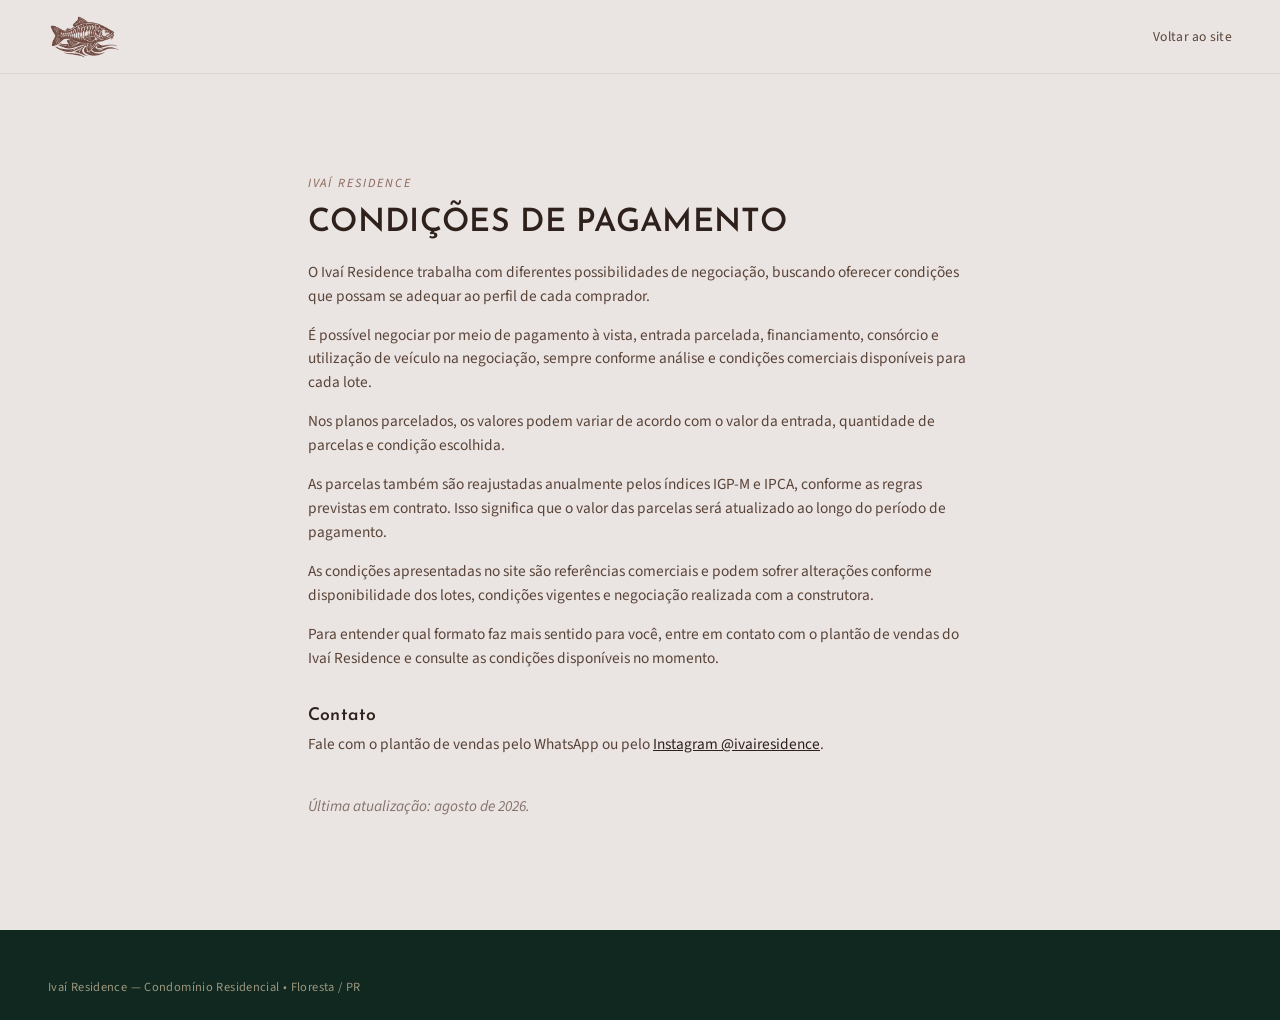
<file: condicoes-pagamento.html>
<!doctype html>
<html lang="pt-BR">
<head>
<meta charset="utf-8">
<!-- Google Tag Manager -->
<script>(function(w,d,s,l,i){w[l]=w[l]||[];w[l].push({'gtm.start':
new Date().getTime(),event:'gtm.js'});var f=d.getElementsByTagName(s)[0],
j=d.createElement(s),dl=l!='dataLayer'?'&l='+l:'';j.async=true;j.src=
'https://www.googletagmanager.com/gtm.js?id='+i+dl;f.parentNode.insertBefore(j,f);
})(window,document,'script','dataLayer','GTM-MCKL9KH2');</script>
<!-- End Google Tag Manager -->
<!-- Google tag (gtag.js) -->
<script async src="https://www.googletagmanager.com/gtag/js?id=G-HH1TP2XEQV"></script>
<script>
  window.dataLayer = window.dataLayer || [];
  function gtag(){dataLayer.push(arguments);}
  gtag('js', new Date());

  gtag('config', 'G-HH1TP2XEQV');
</script>
<!-- Meta Pixel Code -->
<script>
!function(f,b,e,v,n,t,s)
{if(f.fbq)return;n=f.fbq=function(){n.callMethod?
n.callMethod.apply(n,arguments):n.queue.push(arguments)};
if(!f._fbq)f._fbq=n;n.push=n;n.loaded=!0;n.version='2.0';
n.queue=[];t=b.createElement(e);t.async=!0;
t.src=v;s=b.getElementsByTagName(e)[0];
s.parentNode.insertBefore(t,s)}(window, document,'script',
'https://connect.facebook.net/en_US/fbevents.js');
fbq('init', '4480060432242990');
fbq('track', 'PageView');
</script>
<!-- End Meta Pixel Code -->
<meta name="viewport" content="width=device-width,initial-scale=1">
<title>Condições de Pagamento | Ivaí Residence</title>
<meta name="robots" content="noindex">
<link rel="preconnect" href="https://fonts.googleapis.com">
<link rel="preconnect" href="https://fonts.gstatic.com" crossorigin>
<link href="https://fonts.googleapis.com/css2?family=Josefin+Sans:wght@500;600;700&family=Source+Sans+Pro:ital,wght@0,400;0,600;1,400&display=swap" rel="stylesheet">
<link rel="stylesheet" href="styles.css">
<style>
  .policy{max-width:760px;margin:0 auto;padding:6rem clamp(1.2rem,4vw,3rem);}
  .policy h1{font-size:2rem;margin-bottom:1.2rem;}
  .policy h2{font-size:1.1rem;text-transform:none;margin-top:2.2rem;}
  .policy p, .policy li{color:var(--marrom-medio);font-size:.96rem;}
  .policy a{color:var(--marrom-noturno);text-decoration:underline;}
  .policy-updated{margin-top:2.4rem;font-size:.82rem;opacity:.7;}
</style>
</head>
<body>
<!-- Google Tag Manager (noscript) -->
<noscript><iframe src="https://www.googletagmanager.com/ns.html?id=GTM-MCKL9KH2"
height="0" width="0" style="display:none;visibility:hidden"></iframe></noscript>
<!-- End Google Tag Manager (noscript) -->
<!-- Meta Pixel Code (noscript) -->
<noscript><img height="1" width="1" style="display:none"
src="https://www.facebook.com/tr?id=4480060432242990&ev=PageView&noscript=1"
/></noscript>
<!-- End Meta Pixel Code (noscript) -->

<header class="topbar">
  <a class="brand" href="index.html"><img class="brand-logo" src="assets/fish-icon.png" alt="Ivaí Residence"></a>
  <nav id="mainNav"><a href="index.html">Voltar ao site</a></nav>
</header>

<main class="policy">
  <span class="eyebrow">IVAÍ RESIDENCE</span>
  <h1>Condições de Pagamento</h1>

  <p>O Ivaí Residence trabalha com diferentes possibilidades de negociação, buscando oferecer condições que possam se adequar ao perfil de cada comprador.</p>

  <p>É possível negociar por meio de pagamento à vista, entrada parcelada, financiamento, consórcio e utilização de veículo na negociação, sempre conforme análise e condições comerciais disponíveis para cada lote.</p>

  <p>Nos planos parcelados, os valores podem variar de acordo com o valor da entrada, quantidade de parcelas e condição escolhida.</p>

  <p>As parcelas também são reajustadas anualmente pelos índices IGP-M e IPCA, conforme as regras previstas em contrato. Isso significa que o valor das parcelas será atualizado ao longo do período de pagamento.</p>

  <p>As condições apresentadas no site são referências comerciais e podem sofrer alterações conforme disponibilidade dos lotes, condições vigentes e negociação realizada com a construtora.</p>

  <p>Para entender qual formato faz mais sentido para você, entre em contato com o plantão de vendas do Ivaí Residence e consulte as condições disponíveis no momento.</p>

  <h2>Contato</h2>
  <p>Fale com o plantão de vendas pelo WhatsApp ou pelo <a href="https://www.instagram.com/ivairesidence/" target="_blank" rel="noopener">Instagram @ivairesidence</a>.</p>

  <p class="policy-updated"><em>Última atualização: agosto de 2026.</em></p>
</main>

<footer class="closing" style="padding-top:3rem;">
  <p class="closing-meta">Ivaí Residence — Condomínio Residencial • Floresta / PR</p>
</footer>

</body>
</html>
</file>
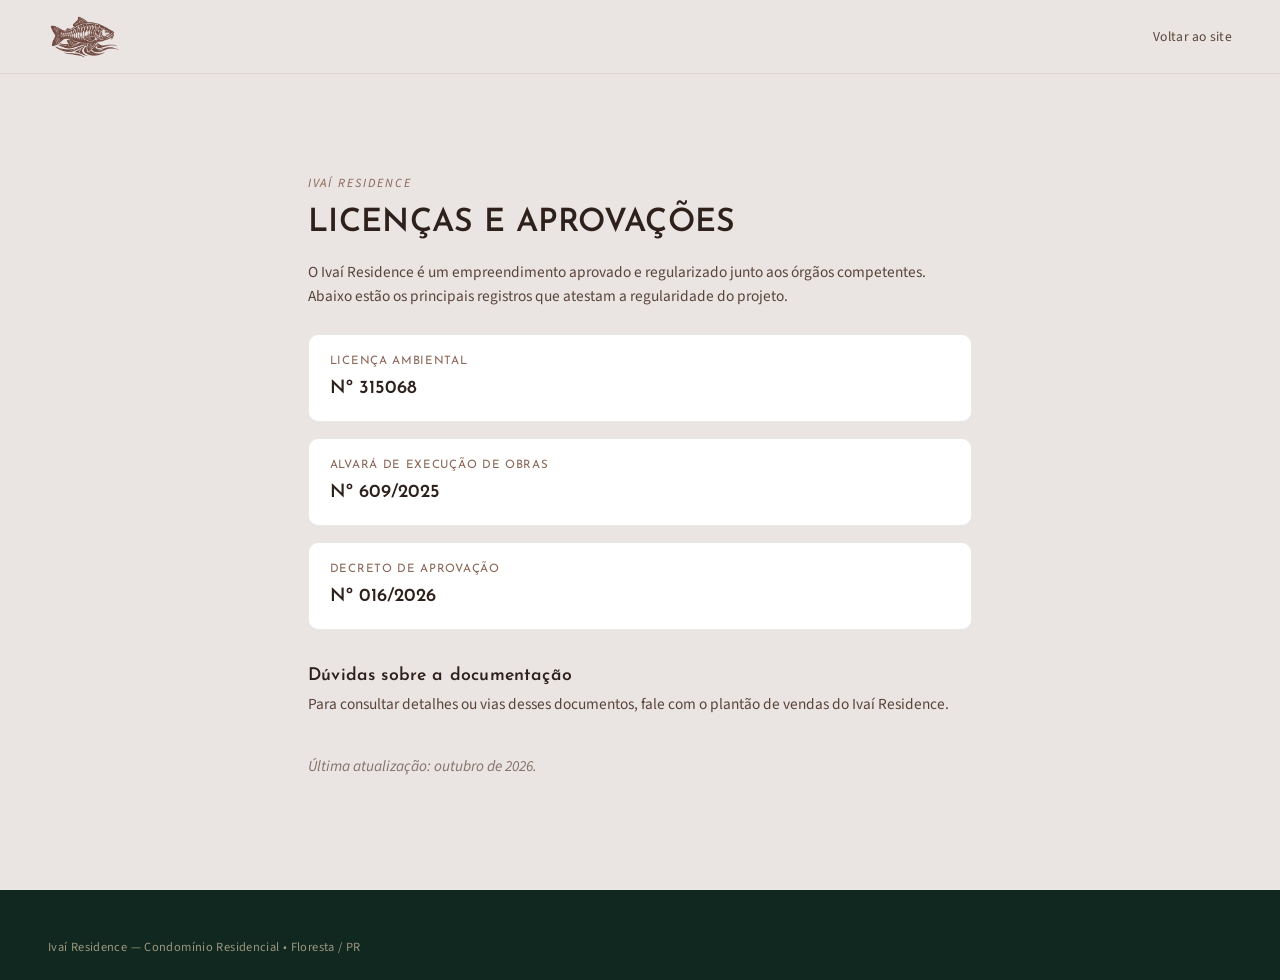
<file: licencas-aprovacoes.html>
<!doctype html>
<html lang="pt-BR">
<head>
<meta charset="utf-8">
<!-- Google Tag Manager -->
<script>(function(w,d,s,l,i){w[l]=w[l]||[];w[l].push({'gtm.start':
new Date().getTime(),event:'gtm.js'});var f=d.getElementsByTagName(s)[0],
j=d.createElement(s),dl=l!='dataLayer'?'&l='+l:'';j.async=true;j.src=
'https://www.googletagmanager.com/gtm.js?id='+i+dl;f.parentNode.insertBefore(j,f);
})(window,document,'script','dataLayer','GTM-MCKL9KH2');</script>
<!-- End Google Tag Manager -->
<!-- Google tag (gtag.js) -->
<script async src="https://www.googletagmanager.com/gtag/js?id=G-HH1TP2XEQV"></script>
<script>
  window.dataLayer = window.dataLayer || [];
  function gtag(){dataLayer.push(arguments);}
  gtag('js', new Date());

  gtag('config', 'G-HH1TP2XEQV');
</script>
<!-- Meta Pixel Code -->
<script>
!function(f,b,e,v,n,t,s)
{if(f.fbq)return;n=f.fbq=function(){n.callMethod?
n.callMethod.apply(n,arguments):n.queue.push(arguments)};
if(!f._fbq)f._fbq=n;n.push=n;n.loaded=!0;n.version='2.0';
n.queue=[];t=b.createElement(e);t.async=!0;
t.src=v;s=b.getElementsByTagName(e)[0];
s.parentNode.insertBefore(t,s)}(window, document,'script',
'https://connect.facebook.net/en_US/fbevents.js');
fbq('init', '4480060432242990');
fbq('track', 'PageView');
</script>
<!-- End Meta Pixel Code -->
<meta name="viewport" content="width=device-width,initial-scale=1">
<title>Licenças e Aprovações | Ivaí Residence</title>
<meta name="robots" content="noindex">
<link rel="preconnect" href="https://fonts.googleapis.com">
<link rel="preconnect" href="https://fonts.gstatic.com" crossorigin>
<link href="https://fonts.googleapis.com/css2?family=Josefin+Sans:wght@500;600;700&family=Source+Sans+Pro:ital,wght@0,400;0,600;1,400&display=swap" rel="stylesheet">
<link rel="stylesheet" href="styles.css">
<style>
  .policy{max-width:760px;margin:0 auto;padding:6rem clamp(1.2rem,4vw,3rem);}
  .policy h1{font-size:2rem;margin-bottom:1.2rem;}
  .policy h2{font-size:1.1rem;text-transform:none;margin-top:2.2rem;}
  .policy p, .policy li{color:var(--marrom-medio);font-size:.96rem;}
  .policy a{color:var(--marrom-noturno);text-decoration:underline;}
  .policy-updated{margin-top:2.4rem;font-size:.82rem;opacity:.7;}
  .license-list{list-style:none;margin:1.6rem 0;padding:0;display:flex;flex-direction:column;gap:1rem;}
  .license-list li{
    background:#fff;border:1px solid rgba(46,33,27,.1);border-radius:10px;
    padding:1.1rem 1.3rem;
  }
  .license-list span{display:block;font-family:var(--font-title);text-transform:uppercase;letter-spacing:.06em;font-size:.72rem;color:var(--terracota);margin-bottom:.4em;}
  .license-list strong{display:block;font-family:var(--font-title);font-weight:600;font-size:1.15rem;color:var(--marrom-noturno);}
</style>
</head>
<body>
<!-- Google Tag Manager (noscript) -->
<noscript><iframe src="https://www.googletagmanager.com/ns.html?id=GTM-MCKL9KH2"
height="0" width="0" style="display:none;visibility:hidden"></iframe></noscript>
<!-- End Google Tag Manager (noscript) -->
<!-- Meta Pixel Code (noscript) -->
<noscript><img height="1" width="1" style="display:none"
src="https://www.facebook.com/tr?id=4480060432242990&ev=PageView&noscript=1"
/></noscript>
<!-- End Meta Pixel Code (noscript) -->

<header class="topbar">
  <a class="brand" href="index.html"><img class="brand-logo" src="assets/fish-icon.png" alt="Ivaí Residence"></a>
  <nav id="mainNav"><a href="index.html">Voltar ao site</a></nav>
</header>

<main class="policy">
  <span class="eyebrow">IVAÍ RESIDENCE</span>
  <h1>Licenças e Aprovações</h1>

  <p>O Ivaí Residence é um empreendimento aprovado e regularizado junto aos órgãos competentes. Abaixo estão os principais registros que atestam a regularidade do projeto.</p>

  <ul class="license-list">
    <li>
      <span>Licença Ambiental</span>
      <strong>Nº 315068</strong>
    </li>
    <li>
      <span>Alvará de Execução de Obras</span>
      <strong>Nº 609/2025</strong>
    </li>
    <li>
      <span>Decreto de Aprovação</span>
      <strong>Nº 016/2026</strong>
    </li>
  </ul>

  <h2>Dúvidas sobre a documentação</h2>
  <p>Para consultar detalhes ou vias desses documentos, fale com o plantão de vendas do Ivaí Residence.</p>

  <p class="policy-updated"><em>Última atualização: outubro de 2026.</em></p>
</main>

<footer class="closing" style="padding-top:3rem;">
  <p class="closing-meta">Ivaí Residence — Condomínio Residencial • Floresta / PR</p>
</footer>

</body>
</html>
</file>
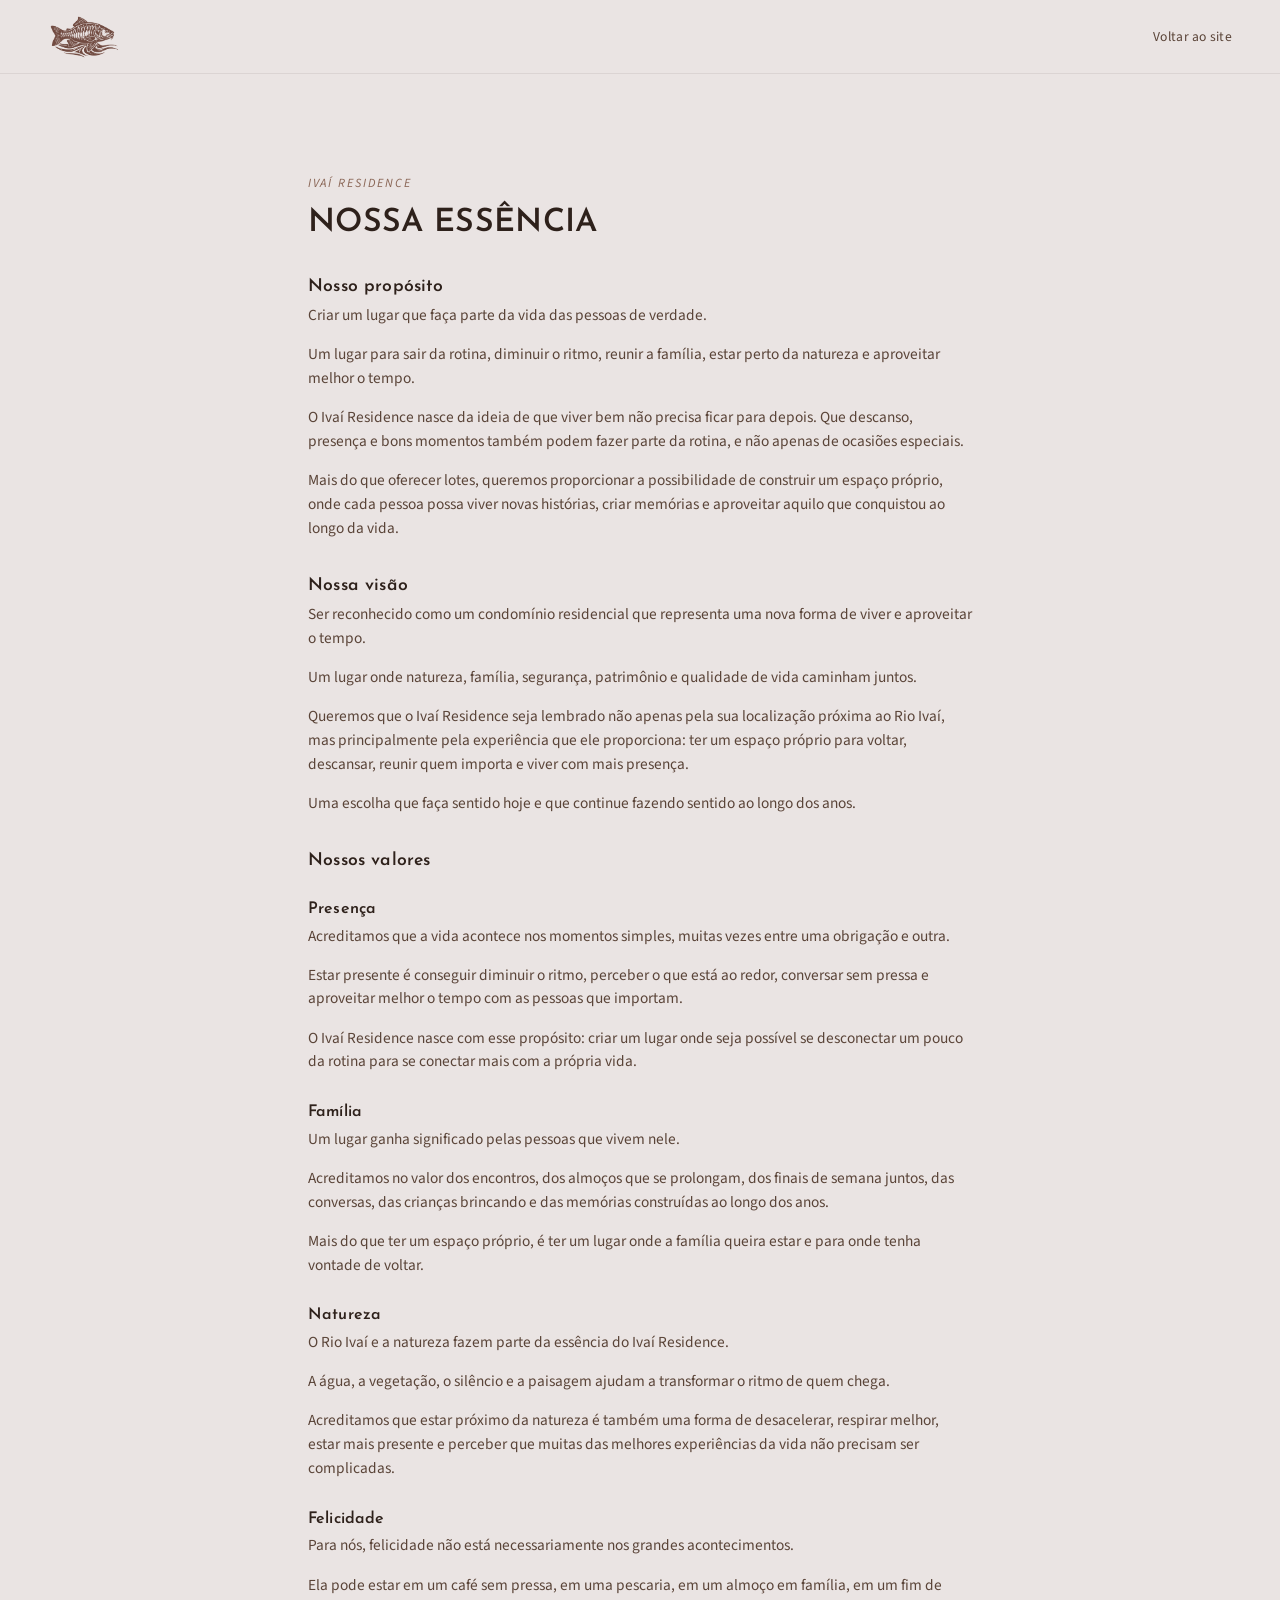
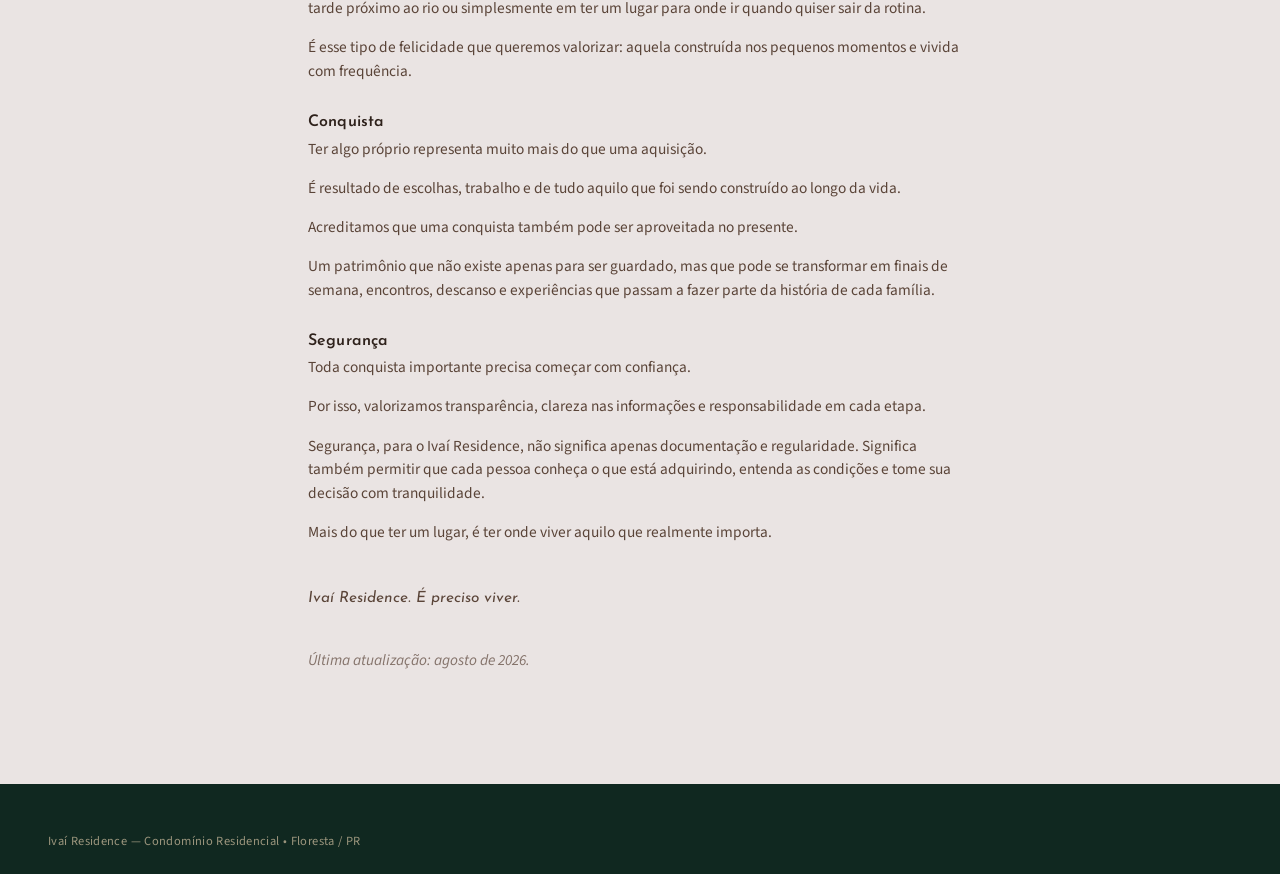
<file: nossa-essencia.html>
<!doctype html>
<html lang="pt-BR">
<head>
<meta charset="utf-8">
<!-- Google Tag Manager -->
<script>(function(w,d,s,l,i){w[l]=w[l]||[];w[l].push({'gtm.start':
new Date().getTime(),event:'gtm.js'});var f=d.getElementsByTagName(s)[0],
j=d.createElement(s),dl=l!='dataLayer'?'&l='+l:'';j.async=true;j.src=
'https://www.googletagmanager.com/gtm.js?id='+i+dl;f.parentNode.insertBefore(j,f);
})(window,document,'script','dataLayer','GTM-MCKL9KH2');</script>
<!-- End Google Tag Manager -->
<!-- Google tag (gtag.js) -->
<script async src="https://www.googletagmanager.com/gtag/js?id=G-HH1TP2XEQV"></script>
<script>
  window.dataLayer = window.dataLayer || [];
  function gtag(){dataLayer.push(arguments);}
  gtag('js', new Date());

  gtag('config', 'G-HH1TP2XEQV');
</script>
<!-- Meta Pixel Code -->
<script>
!function(f,b,e,v,n,t,s)
{if(f.fbq)return;n=f.fbq=function(){n.callMethod?
n.callMethod.apply(n,arguments):n.queue.push(arguments)};
if(!f._fbq)f._fbq=n;n.push=n;n.loaded=!0;n.version='2.0';
n.queue=[];t=b.createElement(e);t.async=!0;
t.src=v;s=b.getElementsByTagName(e)[0];
s.parentNode.insertBefore(t,s)}(window, document,'script',
'https://connect.facebook.net/en_US/fbevents.js');
fbq('init', '4480060432242990');
fbq('track', 'PageView');
</script>
<!-- End Meta Pixel Code -->
<meta name="viewport" content="width=device-width,initial-scale=1">
<title>Nossa Essência | Ivaí Residence</title>
<meta name="robots" content="noindex">
<link rel="preconnect" href="https://fonts.googleapis.com">
<link rel="preconnect" href="https://fonts.gstatic.com" crossorigin>
<link href="https://fonts.googleapis.com/css2?family=Josefin+Sans:wght@500;600;700&family=Source+Sans+Pro:ital,wght@0,400;0,600;1,400&display=swap" rel="stylesheet">
<link rel="stylesheet" href="styles.css">
<style>
  .policy{max-width:760px;margin:0 auto;padding:6rem clamp(1.2rem,4vw,3rem);}
  .policy h1{font-size:2rem;margin-bottom:1.2rem;}
  .policy h2{font-size:1.1rem;text-transform:none;margin-top:2.2rem;}
  .policy h3{font-size:1rem;text-transform:none;margin-top:1.8rem;color:var(--marrom-noturno);}
  .policy p, .policy li{color:var(--marrom-medio);font-size:.96rem;}
  .policy a{color:var(--marrom-noturno);text-decoration:underline;}
  .policy-updated{margin-top:2.4rem;font-size:.82rem;opacity:.7;}
  .policy-closing{margin-top:2.6rem;font-family:var(--font-title);font-size:1.2rem;font-style:italic;color:var(--marrom-noturno);}
</style>
</head>
<body>
<!-- Google Tag Manager (noscript) -->
<noscript><iframe src="https://www.googletagmanager.com/ns.html?id=GTM-MCKL9KH2"
height="0" width="0" style="display:none;visibility:hidden"></iframe></noscript>
<!-- End Google Tag Manager (noscript) -->
<!-- Meta Pixel Code (noscript) -->
<noscript><img height="1" width="1" style="display:none"
src="https://www.facebook.com/tr?id=4480060432242990&ev=PageView&noscript=1"
/></noscript>
<!-- End Meta Pixel Code (noscript) -->

<header class="topbar">
  <a class="brand" href="index.html"><img class="brand-logo" src="assets/fish-icon.png" alt="Ivaí Residence"></a>
  <nav id="mainNav"><a href="index.html">Voltar ao site</a></nav>
</header>

<main class="policy">
  <span class="eyebrow">IVAÍ RESIDENCE</span>
  <h1>Nossa Essência</h1>

  <h2>Nosso propósito</h2>
  <p>Criar um lugar que faça parte da vida das pessoas de verdade.</p>
  <p>Um lugar para sair da rotina, diminuir o ritmo, reunir a família, estar perto da natureza e aproveitar melhor o tempo.</p>
  <p>O Ivaí Residence nasce da ideia de que viver bem não precisa ficar para depois. Que descanso, presença e bons momentos também podem fazer parte da rotina, e não apenas de ocasiões especiais.</p>
  <p>Mais do que oferecer lotes, queremos proporcionar a possibilidade de construir um espaço próprio, onde cada pessoa possa viver novas histórias, criar memórias e aproveitar aquilo que conquistou ao longo da vida.</p>

  <h2>Nossa visão</h2>
  <p>Ser reconhecido como um condomínio residencial que representa uma nova forma de viver e aproveitar o tempo.</p>
  <p>Um lugar onde natureza, família, segurança, patrimônio e qualidade de vida caminham juntos.</p>
  <p>Queremos que o Ivaí Residence seja lembrado não apenas pela sua localização próxima ao Rio Ivaí, mas principalmente pela experiência que ele proporciona: ter um espaço próprio para voltar, descansar, reunir quem importa e viver com mais presença.</p>
  <p>Uma escolha que faça sentido hoje e que continue fazendo sentido ao longo dos anos.</p>

  <h2>Nossos valores</h2>

  <h3>Presença</h3>
  <p>Acreditamos que a vida acontece nos momentos simples, muitas vezes entre uma obrigação e outra.</p>
  <p>Estar presente é conseguir diminuir o ritmo, perceber o que está ao redor, conversar sem pressa e aproveitar melhor o tempo com as pessoas que importam.</p>
  <p>O Ivaí Residence nasce com esse propósito: criar um lugar onde seja possível se desconectar um pouco da rotina para se conectar mais com a própria vida.</p>

  <h3>Família</h3>
  <p>Um lugar ganha significado pelas pessoas que vivem nele.</p>
  <p>Acreditamos no valor dos encontros, dos almoços que se prolongam, dos finais de semana juntos, das conversas, das crianças brincando e das memórias construídas ao longo dos anos.</p>
  <p>Mais do que ter um espaço próprio, é ter um lugar onde a família queira estar e para onde tenha vontade de voltar.</p>

  <h3>Natureza</h3>
  <p>O Rio Ivaí e a natureza fazem parte da essência do Ivaí Residence.</p>
  <p>A água, a vegetação, o silêncio e a paisagem ajudam a transformar o ritmo de quem chega.</p>
  <p>Acreditamos que estar próximo da natureza é também uma forma de desacelerar, respirar melhor, estar mais presente e perceber que muitas das melhores experiências da vida não precisam ser complicadas.</p>

  <h3>Felicidade</h3>
  <p>Para nós, felicidade não está necessariamente nos grandes acontecimentos.</p>
  <p>Ela pode estar em um café sem pressa, em uma pescaria, em um almoço em família, em um fim de tarde próximo ao rio ou simplesmente em ter um lugar para onde ir quando quiser sair da rotina.</p>
  <p>É esse tipo de felicidade que queremos valorizar: aquela construída nos pequenos momentos e vivida com frequência.</p>

  <h3>Conquista</h3>
  <p>Ter algo próprio representa muito mais do que uma aquisição.</p>
  <p>É resultado de escolhas, trabalho e de tudo aquilo que foi sendo construído ao longo da vida.</p>
  <p>Acreditamos que uma conquista também pode ser aproveitada no presente.</p>
  <p>Um patrimônio que não existe apenas para ser guardado, mas que pode se transformar em finais de semana, encontros, descanso e experiências que passam a fazer parte da história de cada família.</p>

  <h3>Segurança</h3>
  <p>Toda conquista importante precisa começar com confiança.</p>
  <p>Por isso, valorizamos transparência, clareza nas informações e responsabilidade em cada etapa.</p>
  <p>Segurança, para o Ivaí Residence, não significa apenas documentação e regularidade. Significa também permitir que cada pessoa conheça o que está adquirindo, entenda as condições e tome sua decisão com tranquilidade.</p>
  <p>Mais do que ter um lugar, é ter onde viver aquilo que realmente importa.</p>

  <p class="policy-closing">Ivaí Residence. É preciso viver.</p>

  <p class="policy-updated"><em>Última atualização: agosto de 2026.</em></p>
</main>

<footer class="closing" style="padding-top:3rem;">
  <p class="closing-meta">Ivaí Residence — Condomínio Residencial • Floresta / PR</p>
</footer>

</body>
</html>
</file>
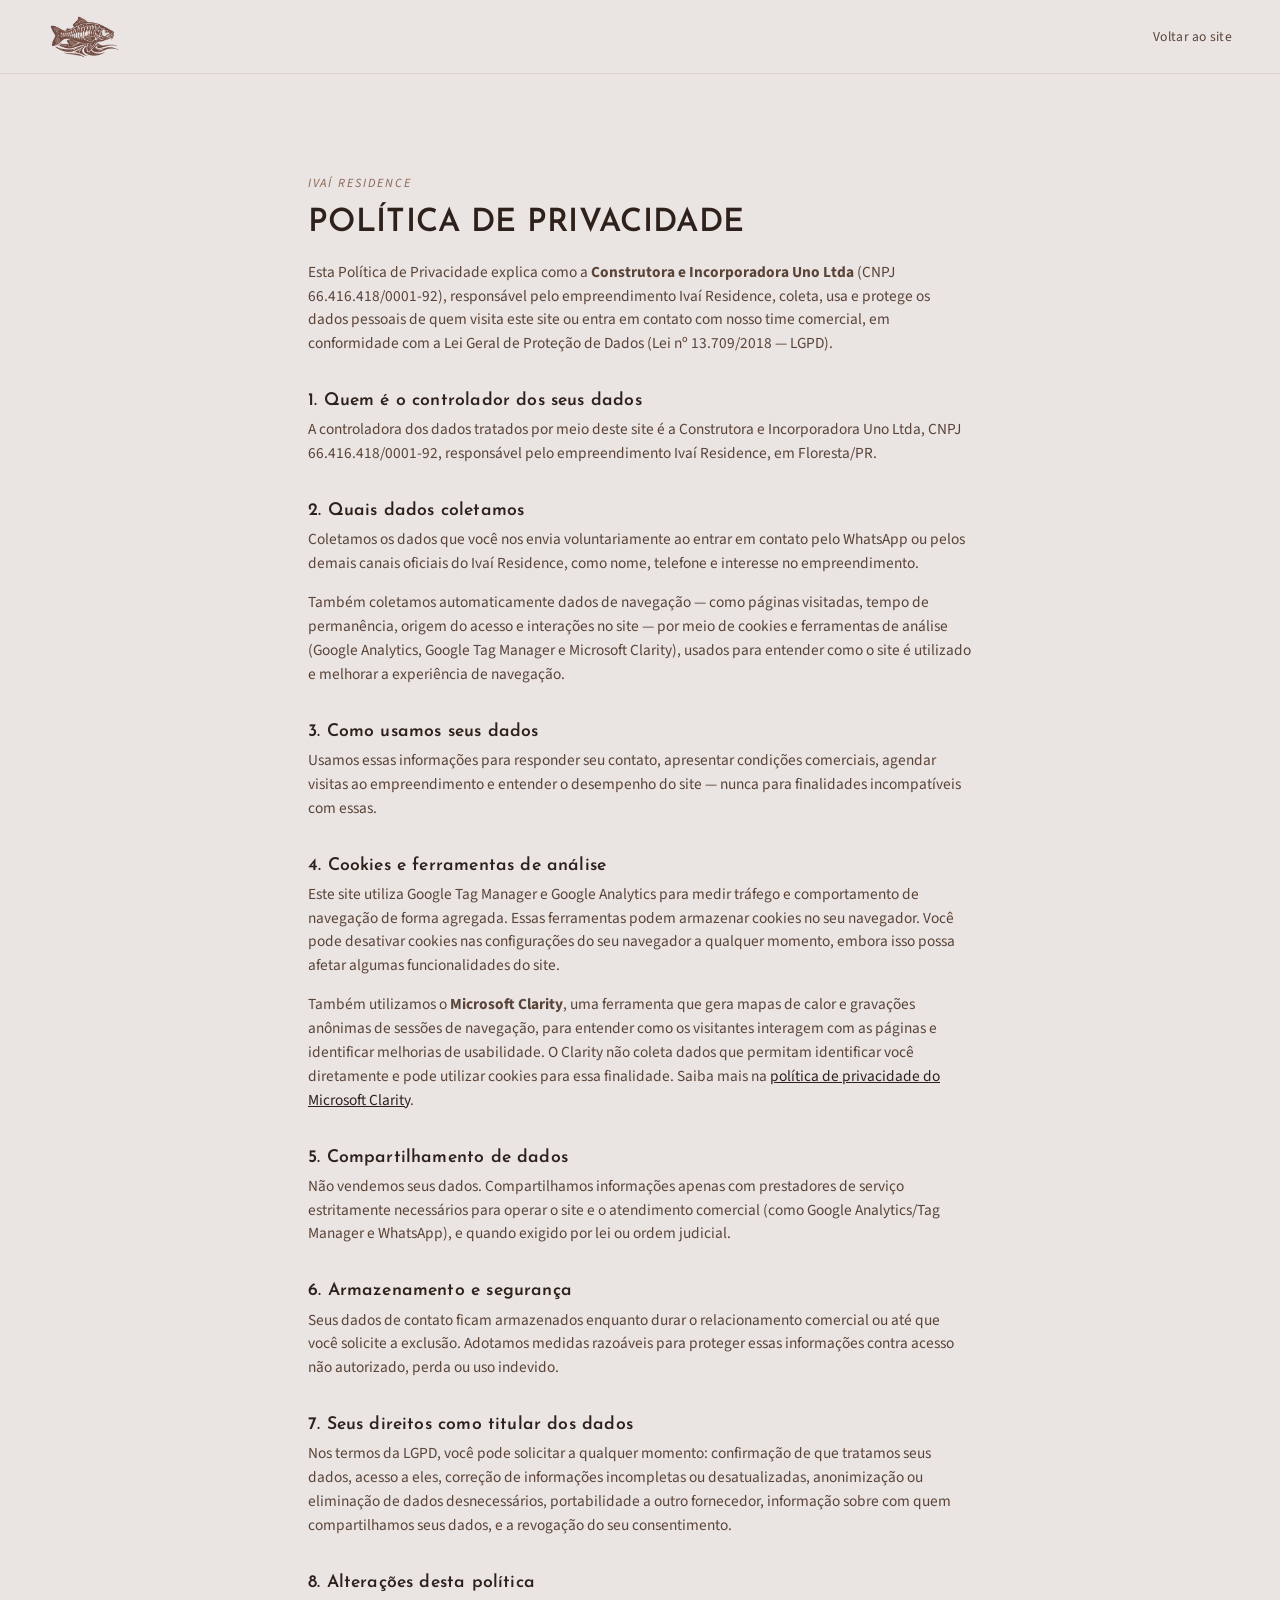
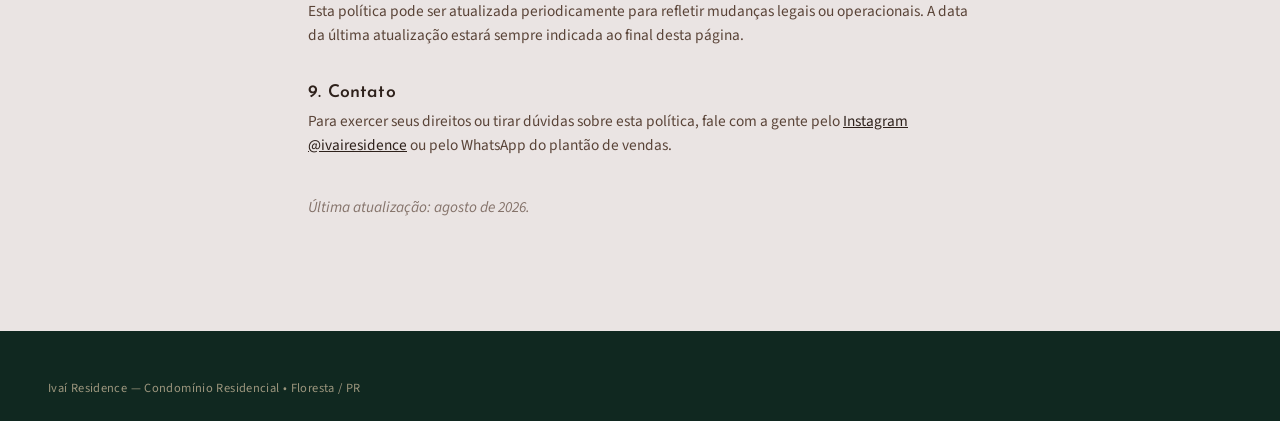
<file: privacidade.html>
<!doctype html>
<html lang="pt-BR">
<head>
<meta charset="utf-8">
<!-- Google Tag Manager -->
<script>(function(w,d,s,l,i){w[l]=w[l]||[];w[l].push({'gtm.start':
new Date().getTime(),event:'gtm.js'});var f=d.getElementsByTagName(s)[0],
j=d.createElement(s),dl=l!='dataLayer'?'&l='+l:'';j.async=true;j.src=
'https://www.googletagmanager.com/gtm.js?id='+i+dl;f.parentNode.insertBefore(j,f);
})(window,document,'script','dataLayer','GTM-MCKL9KH2');</script>
<!-- End Google Tag Manager -->
<!-- Google tag (gtag.js) -->
<script async src="https://www.googletagmanager.com/gtag/js?id=G-HH1TP2XEQV"></script>
<script>
  window.dataLayer = window.dataLayer || [];
  function gtag(){dataLayer.push(arguments);}
  gtag('js', new Date());

  gtag('config', 'G-HH1TP2XEQV');
</script>
<!-- Meta Pixel Code -->
<script>
!function(f,b,e,v,n,t,s)
{if(f.fbq)return;n=f.fbq=function(){n.callMethod?
n.callMethod.apply(n,arguments):n.queue.push(arguments)};
if(!f._fbq)f._fbq=n;n.push=n;n.loaded=!0;n.version='2.0';
n.queue=[];t=b.createElement(e);t.async=!0;
t.src=v;s=b.getElementsByTagName(e)[0];
s.parentNode.insertBefore(t,s)}(window, document,'script',
'https://connect.facebook.net/en_US/fbevents.js');
fbq('init', '4480060432242990');
fbq('track', 'PageView');
</script>
<!-- End Meta Pixel Code -->
<meta name="viewport" content="width=device-width,initial-scale=1">
<title>Política de Privacidade | Ivaí Residence</title>
<meta name="robots" content="noindex">
<link rel="preconnect" href="https://fonts.googleapis.com">
<link rel="preconnect" href="https://fonts.gstatic.com" crossorigin>
<link href="https://fonts.googleapis.com/css2?family=Josefin+Sans:wght@500;600;700&family=Source+Sans+Pro:ital,wght@0,400;0,600;1,400&display=swap" rel="stylesheet">
<link rel="stylesheet" href="styles.css">
<style>
  .policy{max-width:760px;margin:0 auto;padding:6rem clamp(1.2rem,4vw,3rem);}
  .policy h1{font-size:2rem;margin-bottom:1.2rem;}
  .policy h2{font-size:1.1rem;text-transform:none;margin-top:2.2rem;}
  .policy p, .policy li{color:var(--marrom-medio);font-size:.96rem;}
  .policy a{color:var(--marrom-noturno);text-decoration:underline;}
  .policy-updated{margin-top:2.4rem;font-size:.82rem;opacity:.7;}
</style>
</head>
<body>
<!-- Google Tag Manager (noscript) -->
<noscript><iframe src="https://www.googletagmanager.com/ns.html?id=GTM-MCKL9KH2"
height="0" width="0" style="display:none;visibility:hidden"></iframe></noscript>
<!-- End Google Tag Manager (noscript) -->
<!-- Meta Pixel Code (noscript) -->
<noscript><img height="1" width="1" style="display:none"
src="https://www.facebook.com/tr?id=4480060432242990&ev=PageView&noscript=1"
/></noscript>
<!-- End Meta Pixel Code (noscript) -->

<header class="topbar">
  <a class="brand" href="index.html"><img class="brand-logo" src="assets/fish-icon.png" alt="Ivaí Residence"></a>
  <nav id="mainNav"><a href="index.html">Voltar ao site</a></nav>
</header>

<main class="policy">
  <span class="eyebrow">IVAÍ RESIDENCE</span>
  <h1>Política de Privacidade</h1>
  <p>Esta Política de Privacidade explica como a <strong>Construtora e Incorporadora Uno Ltda</strong> (CNPJ 66.416.418/0001-92), responsável pelo empreendimento Ivaí Residence, coleta, usa e protege os dados pessoais de quem visita este site ou entra em contato com nosso time comercial, em conformidade com a Lei Geral de Proteção de Dados (Lei nº 13.709/2018 — LGPD).</p>

  <h2>1. Quem é o controlador dos seus dados</h2>
  <p>A controladora dos dados tratados por meio deste site é a Construtora e Incorporadora Uno Ltda, CNPJ 66.416.418/0001-92, responsável pelo empreendimento Ivaí Residence, em Floresta/PR.</p>

  <h2>2. Quais dados coletamos</h2>
  <p>Coletamos os dados que você nos envia voluntariamente ao entrar em contato pelo WhatsApp ou pelos demais canais oficiais do Ivaí Residence, como nome, telefone e interesse no empreendimento.</p>
  <p>Também coletamos automaticamente dados de navegação — como páginas visitadas, tempo de permanência, origem do acesso e interações no site — por meio de cookies e ferramentas de análise (Google Analytics, Google Tag Manager e Microsoft Clarity), usados para entender como o site é utilizado e melhorar a experiência de navegação.</p>

  <h2>3. Como usamos seus dados</h2>
  <p>Usamos essas informações para responder seu contato, apresentar condições comerciais, agendar visitas ao empreendimento e entender o desempenho do site — nunca para finalidades incompatíveis com essas.</p>

  <h2 id="clarity">4. Cookies e ferramentas de análise</h2>
  <p>Este site utiliza Google Tag Manager e Google Analytics para medir tráfego e comportamento de navegação de forma agregada. Essas ferramentas podem armazenar cookies no seu navegador. Você pode desativar cookies nas configurações do seu navegador a qualquer momento, embora isso possa afetar algumas funcionalidades do site.</p>
  <p>Também utilizamos o <strong>Microsoft Clarity</strong>, uma ferramenta que gera mapas de calor e gravações anônimas de sessões de navegação, para entender como os visitantes interagem com as páginas e identificar melhorias de usabilidade. O Clarity não coleta dados que permitam identificar você diretamente e pode utilizar cookies para essa finalidade. Saiba mais na <a href="https://clarity.microsoft.com/pt-br/privacy" target="_blank" rel="noopener">política de privacidade do Microsoft Clarity</a>.</p>

  <h2>5. Compartilhamento de dados</h2>
  <p>Não vendemos seus dados. Compartilhamos informações apenas com prestadores de serviço estritamente necessários para operar o site e o atendimento comercial (como Google Analytics/Tag Manager e WhatsApp), e quando exigido por lei ou ordem judicial.</p>

  <h2>6. Armazenamento e segurança</h2>
  <p>Seus dados de contato ficam armazenados enquanto durar o relacionamento comercial ou até que você solicite a exclusão. Adotamos medidas razoáveis para proteger essas informações contra acesso não autorizado, perda ou uso indevido.</p>

  <h2>7. Seus direitos como titular dos dados</h2>
  <p>Nos termos da LGPD, você pode solicitar a qualquer momento: confirmação de que tratamos seus dados, acesso a eles, correção de informações incompletas ou desatualizadas, anonimização ou eliminação de dados desnecessários, portabilidade a outro fornecedor, informação sobre com quem compartilhamos seus dados, e a revogação do seu consentimento.</p>

  <h2>8. Alterações desta política</h2>
  <p>Esta política pode ser atualizada periodicamente para refletir mudanças legais ou operacionais. A data da última atualização estará sempre indicada ao final desta página.</p>

  <h2>9. Contato</h2>
  <p>Para exercer seus direitos ou tirar dúvidas sobre esta política, fale com a gente pelo <a href="https://www.instagram.com/ivairesidence/" target="_blank" rel="noopener">Instagram @ivairesidence</a> ou pelo WhatsApp do plantão de vendas.</p>

  <p class="policy-updated"><em>Última atualização: agosto de 2026.</em></p>
</main>

<footer class="closing" style="padding-top:3rem;">
  <p class="closing-meta">Ivaí Residence — Condomínio Residencial • Floresta / PR</p>
</footer>

</body>
</html>
</file>
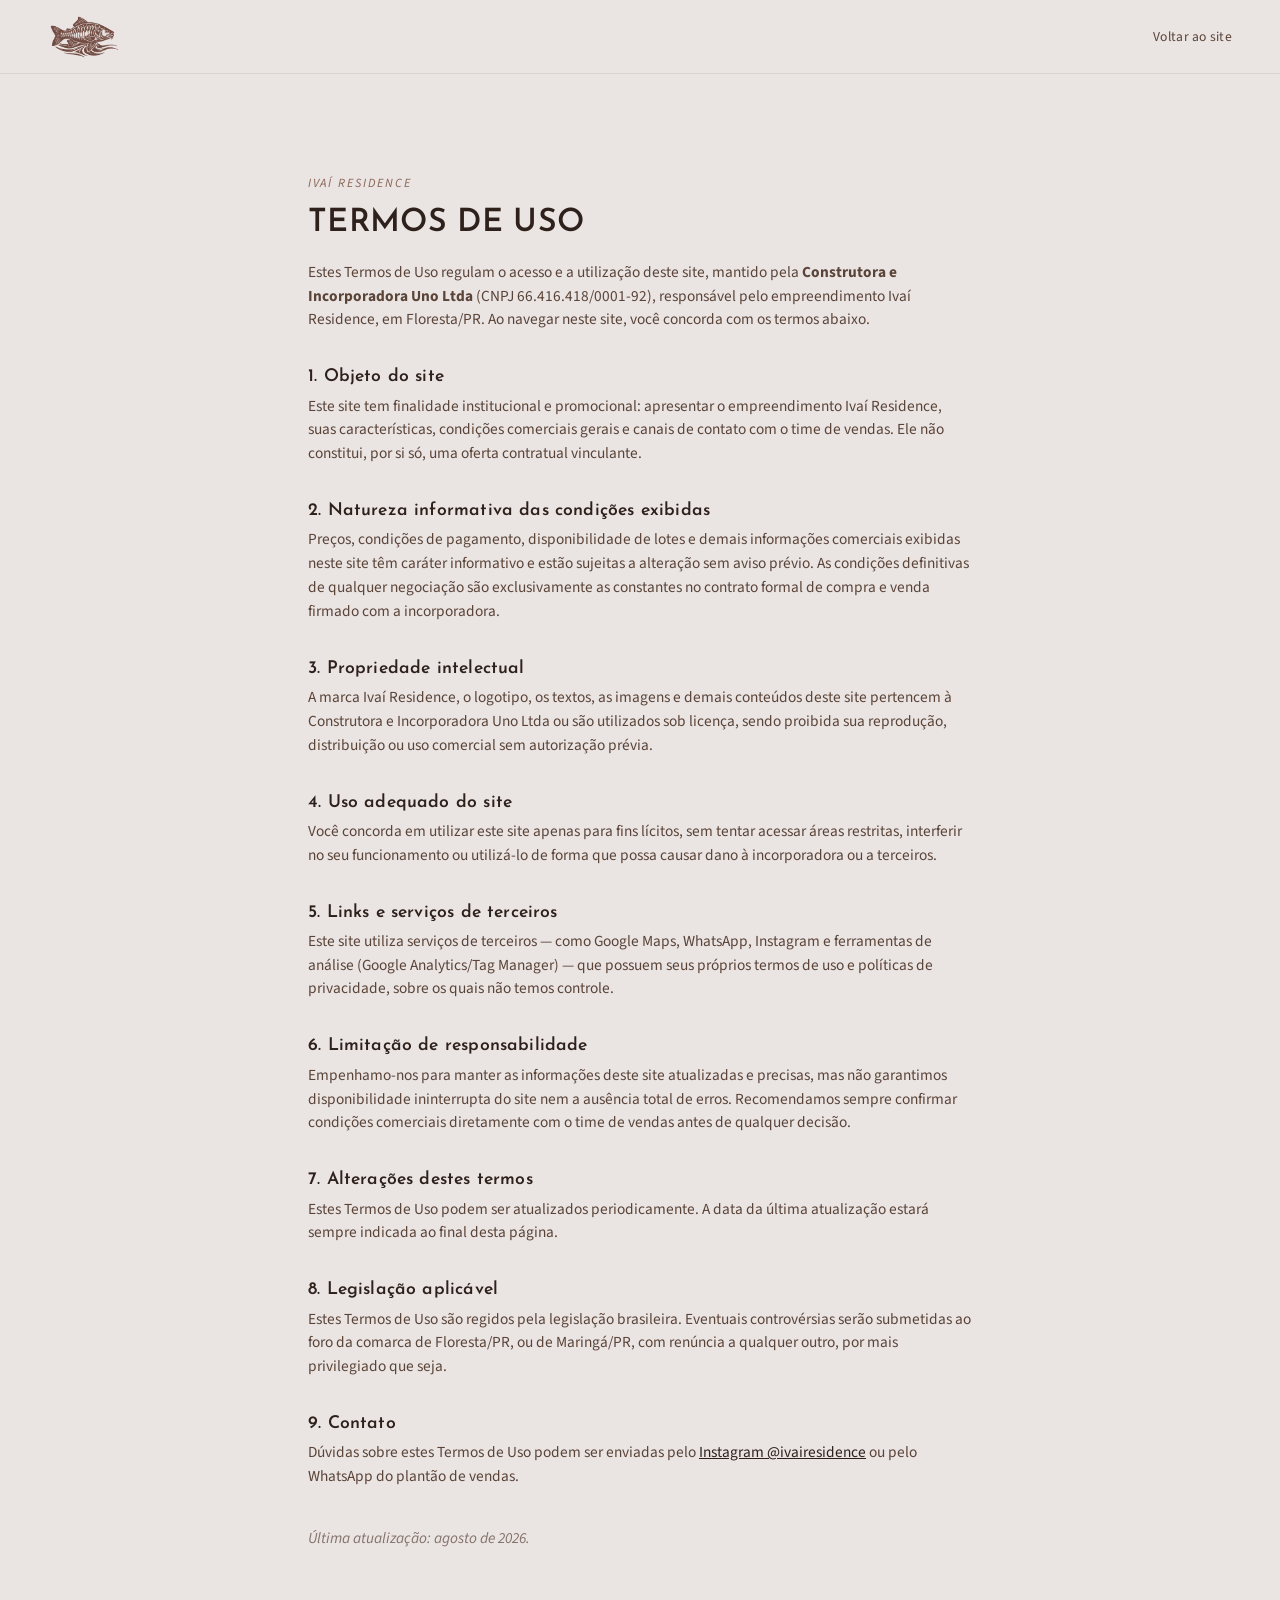
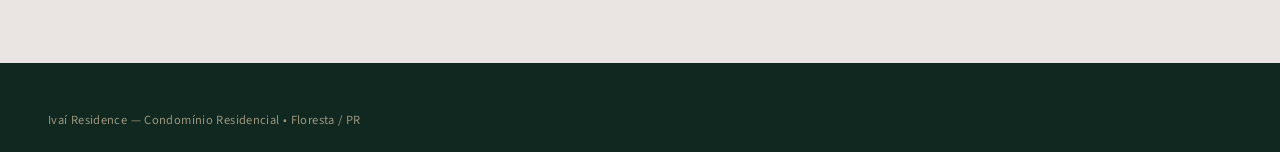
<file: termos.html>
<!doctype html>
<html lang="pt-BR">
<head>
<meta charset="utf-8">
<!-- Google Tag Manager -->
<script>(function(w,d,s,l,i){w[l]=w[l]||[];w[l].push({'gtm.start':
new Date().getTime(),event:'gtm.js'});var f=d.getElementsByTagName(s)[0],
j=d.createElement(s),dl=l!='dataLayer'?'&l='+l:'';j.async=true;j.src=
'https://www.googletagmanager.com/gtm.js?id='+i+dl;f.parentNode.insertBefore(j,f);
})(window,document,'script','dataLayer','GTM-MCKL9KH2');</script>
<!-- End Google Tag Manager -->
<!-- Google tag (gtag.js) -->
<script async src="https://www.googletagmanager.com/gtag/js?id=G-HH1TP2XEQV"></script>
<script>
  window.dataLayer = window.dataLayer || [];
  function gtag(){dataLayer.push(arguments);}
  gtag('js', new Date());

  gtag('config', 'G-HH1TP2XEQV');
</script>
<meta name="viewport" content="width=device-width,initial-scale=1">
<title>Termos de Uso | Ivaí Residence</title>
<meta name="robots" content="noindex">
<link rel="preconnect" href="https://fonts.googleapis.com">
<link rel="preconnect" href="https://fonts.gstatic.com" crossorigin>
<link href="https://fonts.googleapis.com/css2?family=Josefin+Sans:wght@500;600;700&family=Source+Sans+Pro:ital,wght@0,400;0,600;1,400&display=swap" rel="stylesheet">
<link rel="stylesheet" href="styles.css">
<style>
  .policy{max-width:760px;margin:0 auto;padding:6rem clamp(1.2rem,4vw,3rem);}
  .policy h1{font-size:2rem;margin-bottom:1.2rem;}
  .policy h2{font-size:1.1rem;text-transform:none;margin-top:2.2rem;}
  .policy p, .policy li{color:var(--marrom-medio);font-size:.96rem;}
  .policy a{color:var(--marrom-noturno);text-decoration:underline;}
  .policy-updated{margin-top:2.4rem;font-size:.82rem;opacity:.7;}
</style>
</head>
<body>
<!-- Google Tag Manager (noscript) -->
<noscript><iframe src="https://www.googletagmanager.com/ns.html?id=GTM-MCKL9KH2"
height="0" width="0" style="display:none;visibility:hidden"></iframe></noscript>
<!-- End Google Tag Manager (noscript) -->

<header class="topbar">
  <a class="brand" href="index.html"><img class="brand-logo" src="assets/fish-icon.png" alt="Ivaí Residence"></a>
  <nav id="mainNav"><a href="index.html">Voltar ao site</a></nav>
</header>

<main class="policy">
  <span class="eyebrow">IVAÍ RESIDENCE</span>
  <h1>Termos de Uso</h1>
  <p>Estes Termos de Uso regulam o acesso e a utilização deste site, mantido pela <strong>Construtora e Incorporadora Uno Ltda</strong> (CNPJ 66.416.418/0001-92), responsável pelo empreendimento Ivaí Residence, em Floresta/PR. Ao navegar neste site, você concorda com os termos abaixo.</p>

  <h2>1. Objeto do site</h2>
  <p>Este site tem finalidade institucional e promocional: apresentar o empreendimento Ivaí Residence, suas características, condições comerciais gerais e canais de contato com o time de vendas. Ele não constitui, por si só, uma oferta contratual vinculante.</p>

  <h2>2. Natureza informativa das condições exibidas</h2>
  <p>Preços, condições de pagamento, disponibilidade de lotes e demais informações comerciais exibidas neste site têm caráter informativo e estão sujeitas a alteração sem aviso prévio. As condições definitivas de qualquer negociação são exclusivamente as constantes no contrato formal de compra e venda firmado com a incorporadora.</p>

  <h2>3. Propriedade intelectual</h2>
  <p>A marca Ivaí Residence, o logotipo, os textos, as imagens e demais conteúdos deste site pertencem à Construtora e Incorporadora Uno Ltda ou são utilizados sob licença, sendo proibida sua reprodução, distribuição ou uso comercial sem autorização prévia.</p>

  <h2>4. Uso adequado do site</h2>
  <p>Você concorda em utilizar este site apenas para fins lícitos, sem tentar acessar áreas restritas, interferir no seu funcionamento ou utilizá-lo de forma que possa causar dano à incorporadora ou a terceiros.</p>

  <h2>5. Links e serviços de terceiros</h2>
  <p>Este site utiliza serviços de terceiros — como Google Maps, WhatsApp, Instagram e ferramentas de análise (Google Analytics/Tag Manager) — que possuem seus próprios termos de uso e políticas de privacidade, sobre os quais não temos controle.</p>

  <h2>6. Limitação de responsabilidade</h2>
  <p>Empenhamo-nos para manter as informações deste site atualizadas e precisas, mas não garantimos disponibilidade ininterrupta do site nem a ausência total de erros. Recomendamos sempre confirmar condições comerciais diretamente com o time de vendas antes de qualquer decisão.</p>

  <h2>7. Alterações destes termos</h2>
  <p>Estes Termos de Uso podem ser atualizados periodicamente. A data da última atualização estará sempre indicada ao final desta página.</p>

  <h2>8. Legislação aplicável</h2>
  <p>Estes Termos de Uso são regidos pela legislação brasileira. Eventuais controvérsias serão submetidas ao foro da comarca de Floresta/PR, ou de Maringá/PR, com renúncia a qualquer outro, por mais privilegiado que seja.</p>

  <h2>9. Contato</h2>
  <p>Dúvidas sobre estes Termos de Uso podem ser enviadas pelo <a href="https://www.instagram.com/ivairesidence/" target="_blank" rel="noopener">Instagram @ivairesidence</a> ou pelo WhatsApp do plantão de vendas.</p>

  <p class="policy-updated"><em>Última atualização: agosto de 2026.</em></p>
</main>

<footer class="closing" style="padding-top:3rem;">
  <p class="closing-meta">Ivaí Residence — Condomínio Residencial • Floresta / PR</p>
</footer>

</body>
</html>
</file>
<file: styles.css>
/* IVAÍ RESIDENCE — stylesheet baseado no Guia da Marca (paleta terrosa, Josefin Sans + Source Sans Pro) */

:root{
  --marrom-noturno:#2E211B;
  --marrom-escuro:#3D2A22;
  --marrom-medio:#5A4438;
  --marrom:#714B41;
  --terracota:#8A6656;
  --bege:#EAE4E3;
  --verde-escuro:#102820;
  --verde-cacador:#4C6444;
  --cafe-noir:#4D2D18;
  --terra-crua:#8A6240;
  --caqui:#CABA9C;

  --font-title:'Josefin Sans', sans-serif;
  --font-body:'Source Sans Pro', sans-serif;

  --max: 1180px;
}

*{box-sizing:border-box;}
html{scroll-behavior:smooth;}
#diferenciais,#localizacao,#condicoes,#faq{scroll-margin-top:80px;}
body{
  margin:0;
  background:var(--bege);
  color:var(--marrom-noturno);
  font-family:var(--font-body);
  line-height:1.55;
  -webkit-font-smoothing:antialiased;
  overflow-x:hidden;
}
img{max-width:100%;display:block;}
a{color:inherit;text-decoration:none;}
h1,h2,h3{
  font-family:var(--font-title);
  text-transform:uppercase;
  letter-spacing:.01em;
  margin:0 0 .4em;
  font-weight:600;
  line-height:1.15;
}
p{margin:0 0 1em;}

.eyebrow{
  display:inline-block;
  font-family:var(--font-body);
  font-style:italic;
  font-size:.78rem;
  letter-spacing:.16em;
  text-transform:uppercase;
  color:var(--terracota);
  margin-bottom:.9em;
}
.eyebrow.light{color:var(--caqui);}
.section-label{
  font-family:var(--font-body);
  font-style:italic;
  font-size:.78rem;
  letter-spacing:.14em;
  text-transform:uppercase;
  color:var(--terracota);
  margin-bottom:1.4em;
}

/* Botões ------------------------------------------------------------------ */
.button{
  display:inline-flex;align-items:center;gap:.55em;
  padding:.95em 2.1em;
  border-radius:32px;
  font-family:var(--font-title);
  text-transform:uppercase;
  letter-spacing:.05em;
  font-size:.85rem;
  font-weight:600;
  border:1px solid transparent;
  transition:transform .18s ease, box-shadow .18s ease, opacity .18s ease;
  box-shadow:0 6px 18px rgba(46,33,27,.14);
}
.button:hover{transform:translateY(-2px);box-shadow:0 10px 22px rgba(46,33,27,.2);}
.button-primary{background:var(--terracota);color:var(--bege);}
.button-primary:hover{background:#976f5f;}
.button-whatsapp{background:#25D366;color:#fff;}
.button-whatsapp:hover{background:#1EBE5A;}
.button-outline{
  background:transparent;color:var(--marrom-noturno);
  border-color:var(--terracota);box-shadow:none;padding:.75em 1.5em;font-size:.78rem;
}
.button-outline:hover{background:rgba(138,102,86,.08);transform:none;}
.button-outline-light{
  background:transparent;color:var(--bege);
  border-color:rgba(234,228,227,.55);box-shadow:none;
}
.button-outline-light:hover{background:rgba(234,228,227,.12);transform:none;}
.button-lg{padding:1.15em 2.8em;font-size:.92rem;}
.btn-icon{width:18px;height:18px;flex:none;}

.text-cta{
  display:inline-block;margin-top:2.2rem;
  font-family:var(--font-title);font-weight:600;text-transform:uppercase;letter-spacing:.07em;
  font-size:.98rem;color:var(--marrom-noturno);
  border-bottom:2px solid var(--terracota);padding-bottom:4px;
}
.text-cta.light{color:var(--bege);border-color:var(--terra-crua);}

/* Header / nav ------------------------------------------------------------ */
.topbar{
  position:sticky;top:0;z-index:60;
  display:flex;align-items:center;justify-content:space-between;
  padding:.85rem clamp(1.2rem,4vw,3rem);
  background:rgba(234,228,227,.94);
  backdrop-filter:blur(6px);
  border-bottom:1px solid rgba(46,33,27,.08);
}
.brand{display:flex;align-items:center;gap:.6rem;}
.brand-logo{height:46px;width:auto;}
.topbar nav{display:flex;align-items:center;gap:1.6rem;}
.topbar nav a{font-size:.85rem;letter-spacing:.02em;color:var(--marrom-medio);}
.topbar nav a:hover{color:var(--marrom-noturno);}
.nav-instagram{display:inline-flex;align-items:center;gap:.4em;}
.nav-instagram svg{width:19px;height:19px;flex:none;}
.nav-instagram-label{display:none;}
.nav-toggle{
  display:none;flex-direction:column;justify-content:center;gap:5px;
  width:34px;height:34px;background:none;border:none;cursor:pointer;padding:0;
}
.nav-toggle span{display:block;height:2px;width:100%;background:var(--marrom-noturno);border-radius:2px;transition:transform .2s ease, opacity .2s ease;}
.nav-toggle.open span:nth-child(1){transform:translateY(7px) rotate(45deg);}
.nav-toggle.open span:nth-child(2){opacity:0;}
.nav-toggle.open span:nth-child(3){transform:translateY(-7px) rotate(-45deg);}

/* Hero ---------------------------------------------------------------------- */
.hero{
  position:relative;
  min-height:94vh;
  display:flex;align-items:center;justify-content:center;text-align:center;
  padding:6rem clamp(1.2rem,4vw,3rem) 3rem;
  color:var(--bege);
  overflow:hidden;
}
.hero-bg{
  position:absolute;left:0;right:0;top:-15%;bottom:-15%;
  background-size:cover;background-position:center;
  z-index:0;will-change:transform;
  background-image:linear-gradient(180deg, rgba(46,33,27,.2) 0%, rgba(46,33,27,.72) 100%), url('assets/hero.jpg');
}
.hero-content{position:relative;z-index:1;display:flex;flex-direction:column;align-items:center;max-width:640px;}
.hero-badge{
  display:inline-block;border:1px solid rgba(234,228,227,.45);
  color:var(--bege);font-size:.72rem;letter-spacing:.14em;text-transform:uppercase;
  padding:.4em 1.1em;border-radius:20px;margin-bottom:1.4rem;
}
.hero-brand{display:flex;align-items:center;gap:.7rem;margin-bottom:.5rem;}
.hero-brand-icon{height:50px;width:auto;}
.hero-brand-word{
  font-family:var(--font-title);font-weight:600;
  font-size:clamp(1.6rem,3.8vw,2.4rem);
  letter-spacing:.1em;text-transform:uppercase;
  color:var(--bege);
}
.hero-content h1{font-size:clamp(1.1rem,2.6vw,1.7rem);font-style:italic;font-weight:500;letter-spacing:.02em;color:var(--caqui);margin-bottom:1.4em;}
.hero-content .button{padding:.8em 1.8em;font-size:.8rem;}
.hero-buttons{display:flex;align-items:center;justify-content:center;gap:.9rem;flex-wrap:wrap;}
.hero-stats{
  margin-top:1.8rem;display:flex;flex-wrap:wrap;justify-content:center;gap:.5rem;
  font-size:.84rem;color:var(--caqui);letter-spacing:.02em;
}
.hero-stats .dot{opacity:.5;}
.hero-stats em{font-style:normal;color:var(--caqui);}

/* Movimento sutil ao rolar a página ------------------------------------------
   Tudo aqui dentro é ignorado quando o usuário pede menos movimento
   (prefers-reduced-motion), e o conteúdo já nasce visível nesse caso. */
@media (prefers-reduced-motion: no-preference){
  .hero-content-in{animation:heroIn 1s ease both;}
  @keyframes heroIn{
    from{opacity:0;transform:translateY(18px);}
    to{opacity:1;transform:translateY(0);}
  }

  .reveal{
    opacity:0;
    transform:translateY(26px);
    transition:opacity .7s ease, transform .7s ease;
  }
  .reveal.is-visible{opacity:1;transform:translateY(0);}

  .reveal-scale{
    opacity:0;
    transform:scale(.96);
    transition:opacity .7s ease, transform .7s ease;
  }
  .reveal-scale.is-visible{opacity:1;transform:scale(1);}

  [data-parallax]{will-change:transform;}

  /* Peixe da marca — nada pra direita, depois pro lado esquerdo, e assenta
     na posição original. Uma vez só ao carregar, depois fica parado. */
  @keyframes fishFade{
    0%{opacity:0;}
    30%{opacity:1;}
    100%{opacity:1;}
  }
  @keyframes fishSwim{
    0%{transform:translateX(0) rotate(0deg);}
    38%{transform:translateX(20px) rotate(6deg);}
    70%{transform:translateX(-10px) rotate(-5deg);}
    100%{transform:translateX(0) rotate(0deg);}
  }
  .fish-anim{animation:fishFade 1.9s ease both, fishSwim 1.9s cubic-bezier(.45,.05,.55,.95) both;}
  /* O peixe do hero já está dentro de um bloco que faz fade-in (.hero-content-in);
     aqui só o movimento de nadar, coordenado com esse fade. */
  .hero-brand-icon.fish-anim{animation:fishSwim 1.9s cubic-bezier(.45,.05,.55,.95) .4s both;}
}

@media (hover:hover) and (pointer:fine) and (prefers-reduced-motion: no-preference){
  @keyframes fishHover{
    0%,100%{transform:translateX(0) rotate(0deg);}
    50%{transform:translateX(2px) rotate(-3deg);}
  }
  .brand:hover .fish-anim,
  .hero-brand:hover .fish-anim{animation:fishHover 1s ease;}
}


/* Generic section spacing -------------------------------------------------- */
.section{padding:4.4rem clamp(1.2rem,4vw,3rem);max-width:var(--max);margin:0 auto;}

.loc-grid{display:grid;grid-template-columns:.85fr 1.15fr;gap:3.2rem;align-items:center;}
.loc-intro p{color:var(--marrom-medio);font-size:1.05rem;}
.loc-intro h2{font-size:clamp(1.7rem,2.8vw,2.3rem);max-width:14ch;}

/* Carrossel de fotos — nativo (scroll-snap), funciona igual em mobile e desktop -- */
.media-carousel-caption{
  font-family:var(--font-title);text-transform:uppercase;letter-spacing:.06em;
  font-size:.78rem;color:var(--marrom-medio);margin-bottom:.7rem;
}
.carousel{position:relative;border-radius:4px;overflow:hidden;aspect-ratio:4/3;}
.carousel-track{
  display:flex;height:100%;overflow-x:auto;scroll-snap-type:x mandatory;
  scrollbar-width:none;-ms-overflow-style:none;
}
.carousel-track::-webkit-scrollbar{display:none;}
.carousel-slide{flex:0 0 100%;scroll-snap-align:start;height:100%;}
.carousel-slide img{width:100%;height:100%;object-fit:cover;display:block;}
.carousel-arrow{
  position:absolute;top:50%;transform:translateY(-50%);
  width:36px;height:36px;border-radius:50%;border:none;
  background:rgba(46,33,27,.55);color:var(--bege);
  display:flex;align-items:center;justify-content:center;
  font-size:1.3rem;line-height:1;cursor:pointer;z-index:2;
  transition:background .18s ease;
}
.carousel-arrow:hover{background:rgba(46,33,27,.8);}
.carousel-arrow-prev{left:.7rem;}
.carousel-arrow-next{right:.7rem;}
.carousel-arrow[hidden]{display:none;}
.carousel-dots{
  position:absolute;bottom:.8rem;left:0;right:0;
  display:flex;justify-content:center;gap:.4rem;z-index:2;
}
.carousel-dots[hidden]{display:none;}
.carousel-dot{
  width:7px;height:7px;border-radius:50%;background:rgba(234,228,227,.55);
  border:none;padding:0;cursor:pointer;transition:background .18s ease, transform .18s ease;
}
.chips{display:flex;flex-wrap:wrap;gap:.6rem;margin-top:1.2rem;margin-bottom:1.8rem;}
.chips span{
  border:1px solid var(--terracota);color:var(--marrom);
  padding:.35em .9em;border-radius:30px;font-size:.8rem;
}

/* Pra quem é — tipografia + ícone fino, sem cards, sem foto --------------- */
.audience-v2{text-align:center;}
.audience-v2 .section-label{font-size:.88rem;}
.audience-v2-grid{display:grid;grid-template-columns:repeat(4,1fr);gap:2.6rem;text-align:center;}
.audience-v2-grid article{padding:0 .4rem;border-left:1px solid rgba(46,33,27,.12);}
.audience-v2-grid article:first-child{border-left:none;}
.a-icon{width:30px;height:30px;color:var(--terracota);margin:0 auto 1.1rem;}
.audience-v2-grid h3{font-size:1.1rem;text-transform:none;letter-spacing:0;margin-bottom:.5em;}
.audience-v2-grid h3:last-child{margin-bottom:0;}
.audience-v2-grid p{color:var(--marrom-medio);font-size:.92rem;margin:0;}
.audience-v2 > .text-cta{margin-top:2.6rem;}

/* Pra quem é — com fotos ---------------------------------------------------- */
.audience-photo{background:#fff;}
.audience-photo-grid{display:grid;grid-template-columns:1fr 1.3fr;gap:3.2rem;align-items:center;}
.audience-photo-text h2{
  font-family:var(--font-title);font-weight:600;
  font-size:clamp(1.5rem,2.4vw,2.1rem);color:var(--marrom-noturno);
  line-height:1.25;margin:0 0 .7em;
}
.audience-photo-text p{color:var(--marrom-medio);font-size:1rem;max-width:38ch;margin:0 0 1.7em;}
.audience-photo-cards{display:grid;grid-template-columns:repeat(3,1fr);gap:1.1rem;}
.audience-photo-card{
  background:var(--bege);border-radius:18px;overflow:hidden;
  box-shadow:0 8px 22px rgba(46,33,27,.09);
}
.audience-photo-card img{width:100%;aspect-ratio:4/5;object-fit:cover;}
.audience-photo-card h3{
  font-family:var(--font-title);font-weight:600;font-size:1rem;
  color:var(--marrom-noturno);margin:1rem 1rem .4em;line-height:1.25;
}
.audience-photo-card p{color:var(--marrom-medio);font-size:.82rem;line-height:1.4;margin:0 1rem 1.1rem;}

@media (max-width:900px){
  .audience-photo-grid{grid-template-columns:1fr;gap:2.2rem;}
  .audience-photo-text{text-align:left;}
  .audience-photo-text p{max-width:none;}
  .audience-photo-cards{grid-template-columns:1fr 1fr 1fr;gap:.8rem;}
  .audience-photo-card h3{font-size:.86rem;margin:.7rem .7rem .3em;}
  .audience-photo-card p{font-size:.72rem;margin:0 .7rem .8rem;}
}
@media (max-width:600px){
  .audience-photo-cards{grid-template-columns:1fr;gap:1rem;}
  .audience-photo-card img{aspect-ratio:16/10;}
}

/* Viva o melhor da região ---------------------------------------------------- */
.river-feature{position:relative;overflow:hidden;min-height:600px;display:flex;align-items:center;}
.river-feature-bg{position:absolute;inset:0;background-size:cover;background-position:center;z-index:0;}
.river-feature-grid{
  position:relative;z-index:1;width:100%;
  display:grid;grid-template-columns:1.15fr .55fr;gap:3rem;align-items:center;
}
.river-feature-text{color:var(--bege);}
.river-feature-text .section-label{color:var(--bege);opacity:.9;}
.river-feature-text h2{
  font-family:var(--font-title);font-weight:600;color:var(--bege);
  font-size:clamp(1.9rem,3.6vw,2.9rem);line-height:1.15;max-width:14ch;
  margin:.5em 0 .6em;
}
.river-feature-text p{font-size:1rem;max-width:42ch;opacity:.94;margin:0 0 1.8em;line-height:1.55;}
.river-feature-card{
  background:var(--verde-escuro);color:var(--bege);
  border-radius:20px;padding:1.7rem 1.6rem;
  display:flex;flex-direction:column;gap:1.4rem;
  box-shadow:0 18px 40px rgba(0,0,0,.32);
}
.river-feature-item{display:flex;align-items:center;gap:.9rem;}
.river-feature-item svg{width:24px;height:24px;flex:none;opacity:.92;}
.river-feature-item span{font-family:var(--font-title);font-weight:500;font-size:.92rem;line-height:1.25;}

@media (max-width:900px){
  .river-feature{min-height:0;padding:4rem 0;}
  .river-feature-grid{grid-template-columns:1fr;gap:2.2rem;}
  .river-feature-card{flex-direction:row;flex-wrap:wrap;column-gap:1.6rem;row-gap:1.2rem;}
  .river-feature-item{flex:1 1 40%;}
}
@media (max-width:560px){
  .river-feature-text h2{max-width:none;}
  .river-feature-card{flex-direction:column;}
  .river-feature-item{flex:none;}
}

/* Lotes — apresentação clean, card por metragem com accordion ---------------- */
.conditions-v2{background:#fff;}
.conditions-v2-head{max-width:680px;margin-bottom:2.8rem;}
.conditions-v2-lead{color:var(--marrom-medio);font-size:1.02rem;margin:0 0 2rem;}

.launch-highlight{
  display:inline-flex;align-items:center;gap:.9rem;
  background:#fff;border:1px solid rgba(46,33,27,.12);border-radius:16px;
  padding:1.1rem 1.5rem;box-shadow:0 8px 22px rgba(46,33,27,.06);
}
.launch-highlight-icon{
  display:flex;align-items:center;justify-content:center;flex:none;
  width:36px;height:36px;border-radius:50%;
  background:rgba(138,102,86,.1);color:var(--terracota);
}
.launch-highlight-icon svg{width:19px;height:19px;}
.launch-highlight p{margin:0;color:var(--marrom-noturno);font-weight:500;font-size:.94rem;line-height:1.4;}

.lot-cards-v2{display:grid;grid-template-columns:1fr 1fr;gap:1.6rem;align-items:start;}
.lot-card-v2{
  background:#fff;border:1px solid rgba(46,33,27,.14);border-radius:18px;
  overflow:hidden;box-shadow:0 10px 26px rgba(46,33,27,.06);
}
.lot-card-v2-top{padding:1.8rem 1.8rem 1.6rem;}
.lot-card-v2-size{
  display:block;font-family:var(--font-title);font-weight:700;
  font-size:1.7rem;color:var(--marrom-noturno);margin-bottom:.4rem;
}
.lot-card-v2-tagline{color:var(--marrom-medio);font-size:.92rem;margin:0 0 1.5rem;}
.lot-card-v2-toggle{
  display:inline-flex;align-items:center;gap:.6em;
  background:transparent;border:1px solid var(--terracota);color:var(--marrom-noturno);
  padding:.65em 1.3em;border-radius:24px;cursor:pointer;
  font-family:var(--font-title);font-weight:600;text-transform:uppercase;
  font-size:.76rem;letter-spacing:.05em;transition:background .18s ease;
}
.lot-card-v2-toggle:hover{background:rgba(138,102,86,.08);}
.lot-card-v2-toggle-icon{font-size:1.1rem;line-height:1;transition:transform .2s ease;}
.lot-card-v2.is-open .lot-card-v2-toggle-icon{transform:rotate(45deg);}
.lot-card-v2-options{max-height:0;overflow:hidden;transition:max-height .35s ease;}
.lot-card-v2.is-open .lot-card-v2-options{max-height:1200px;}

.lot-options-v2{display:flex;flex-direction:column;gap:.9rem;padding:0 1.8rem 1.4rem;}
.lot-option{
  display:flex;flex-direction:column;
  border:1px solid rgba(46,33,27,.12);border-radius:10px;
  padding:1.1rem 1.2rem;background:var(--bege);
}
.lot-option-label{display:block;color:var(--terracota);text-transform:uppercase;letter-spacing:.08em;font-size:.7rem;margin-bottom:.6em;}
.lot-option-label-row{display:flex;align-items:center;flex-wrap:wrap;gap:.5em;margin-bottom:.6em;}
.lot-option-label-row .lot-option-label{margin-bottom:0;}
.lot-option-badge{
  display:inline-block;background:var(--terracota);color:var(--bege);
  text-transform:uppercase;letter-spacing:.05em;font-size:.62rem;font-weight:600;
  font-family:var(--font-title);padding:.25em .65em;border-radius:20px;
}

.lot-option-row{display:flex;align-items:center;justify-content:space-between;gap:.8rem;flex-wrap:wrap;}
.lot-option-price{display:block;font-family:var(--font-title);font-size:1.4rem;font-weight:600;color:var(--marrom-noturno);}
.lot-option-installment{
  display:block;font-family:var(--font-title);font-size:1.7rem;font-weight:600;
  color:var(--marrom-noturno);line-height:1.15;
}
.lot-option-unit{font-size:.5em;font-weight:400;letter-spacing:0;color:var(--marrom-medio);}
.lot-option-fine{color:var(--marrom-medio);opacity:.75;font-size:.68rem;line-height:1.4;margin:.5em 0 0;}
.lot-option-text{color:var(--marrom-medio);font-weight:500;font-size:.88rem;margin:0;}
.lot-option-btn,.lot-option-btn-sm{
  display:flex;align-items:center;justify-content:center;gap:.4em;
  background:#25D366;color:#fff;
  font-family:var(--font-title);letter-spacing:.03em;text-align:center;
  transition:background .18s ease, transform .18s ease;
}
.lot-option-btn{margin-top:1em;padding:.65em .9em;border-radius:24px;font-size:.72rem;}
.lot-option-btn-sm{flex:none;padding:.4em .85em;border-radius:18px;font-size:.66rem;white-space:nowrap;}
.lot-option > .lot-option-btn-sm{align-self:flex-start;}
.lot-option-btn:hover,.lot-option-btn-sm:hover{background:#1EBE5A;transform:translateY(-1px);}
.lot-option-icon{width:14px;height:14px;flex:none;}
.lot-option-custom{background:transparent;border-style:dashed;}
.lot-option-custom .lot-option-text{flex:1;}
.lot-note{font-size:.76rem;color:var(--marrom-medio);opacity:.75;margin:0;padding:0 1.8rem 1.8rem;}
.conditions-v2-disclaimer{font-size:.72rem;color:var(--marrom-medio);opacity:.6;margin:2.2rem 0 0;}

@media (max-width:900px){
  .lot-cards-v2{grid-template-columns:1fr;gap:1.4rem;}
  .launch-highlight{width:100%;box-sizing:border-box;}
}
@media (max-width:480px){
  .lot-card-v2-top{padding:1.5rem 1.4rem 1.3rem;}
  .lot-options-v2{padding:0 1.4rem 1.2rem;gap:.8rem;}
  .lot-note{padding:0 1.4rem 1.5rem;}
  .lot-option-row{gap:.6rem;}
  .lot-option-installment{font-size:1.5rem;}
  .lot-option-btn-sm{font-size:.62rem;padding:.4em .7em;}
  .launch-highlight{padding:.95rem 1.2rem;gap:.7rem;}
  .launch-highlight p{font-size:.88rem;}
}

/* FAQ ------------------------------------------------------------------------- */
.faq{max-width:760px;text-align:center;}
.faq-title{font-size:clamp(1.6rem,3vw,2.1rem);margin-bottom:2.4rem;}
.faq-list{text-align:left;display:flex;flex-direction:column;}
.faq-item{border-bottom:1px solid rgba(46,33,27,.14);}
.faq-item:first-child{border-top:1px solid rgba(46,33,27,.14);}
.faq-q{
  width:100%;display:flex;justify-content:space-between;align-items:center;gap:1rem;
  background:none;border:none;text-align:left;cursor:pointer;
  padding:1.3rem 0;font-family:var(--font-body);font-size:1.15rem;color:var(--marrom-noturno);
}
.faq-q span{font-family:var(--font-title);font-size:1.3rem;color:var(--terracota);transition:transform .2s ease;flex:none;}
.faq-item.open .faq-q span{transform:rotate(45deg);}
.faq-a{max-height:0;overflow:hidden;transition:max-height .25s ease;}
.faq-item.open .faq-a{max-height:600px;}
.faq-a p{color:var(--marrom-medio);font-size:1rem;padding-bottom:1.3rem;margin:0;}
.faq > .text-cta{display:block;text-align:center;margin-top:2.4rem;}

/* Contato comercial — equipe de vendas --------------------------------------- */
.sales-contact{position:relative;overflow:hidden;}
.sales-contact-bg{position:absolute;inset:0;background-size:cover;background-position:center;z-index:0;}
.sales-contact-inner{position:relative;z-index:1;padding-top:4.6rem;padding-bottom:4.6rem;}
.sales-contact-text{color:var(--bege);max-width:640px;margin-bottom:2.6rem;}
.sales-contact-text h2{
  font-family:var(--font-title);font-weight:600;color:var(--bege);
  font-size:clamp(1.7rem,3vw,2.4rem);margin:0 0 .5em;
}
.sales-contact-text p{font-size:1.02rem;opacity:.92;margin:0;}
.sales-contact-cards{display:grid;grid-template-columns:repeat(3,1fr);gap:1.2rem;}
.sales-card{
  background:rgba(234,228,227,.1);border:1px solid rgba(234,228,227,.25);
  border-radius:16px;padding:1.5rem 1.4rem;
  display:flex;flex-direction:column;
  text-decoration:none;transition:transform .18s ease, background .18s ease;
}
.sales-card:hover{transform:translateY(-3px);background:rgba(234,228,227,.16);}
.sales-card-name{font-family:var(--font-title);font-weight:600;font-size:1.3rem;color:var(--bege);}
.sales-card-role{font-size:.82rem;color:var(--caqui);margin:.2em 0 1.2rem;}
.sales-card-btn{
  display:inline-flex;align-items:center;gap:.5em;align-self:flex-start;
  background:#25D366;color:#fff;padding:.5em 1.1em;border-radius:20px;
  font-family:var(--font-title);font-weight:600;font-size:.76rem;
  text-transform:uppercase;letter-spacing:.04em;
}
.sales-card-btn svg{width:15px;height:15px;flex:none;}
.sales-contact-mobile{display:none;}

/* Fechamento — rodapé simplificado, verde da marca --------------------------- */
.closing{
  background:var(--verde-escuro);color:var(--bege);
  padding:1.8rem clamp(1.2rem,4vw,3rem);
  display:flex;flex-wrap:wrap;align-items:center;justify-content:space-between;gap:1rem 2rem;
}
.closing-left{display:flex;flex-wrap:wrap;align-items:center;gap:.6rem 1.6rem;}
.closing .logo-pill{
  display:inline-flex;align-items:center;justify-content:center;
  background:var(--bege);padding:.4rem;border-radius:50%;
  width:34px;height:34px;flex:none;
}
.closing .logo-pill img{height:20px;width:20px;object-fit:contain;}
.footer-links{display:flex;flex-wrap:wrap;gap:1.2rem;}
.footer-links a{font-size:.82rem;color:var(--caqui);letter-spacing:.02em;}
.footer-links a:hover{color:var(--bege);}
.closing-meta{font-size:.78rem;color:var(--caqui);opacity:.75;margin:0;letter-spacing:.03em;flex:none;}
.closing-legal{font-size:.78rem;color:var(--caqui);opacity:.8;margin:0;letter-spacing:.02em;}
.closing-credit{font-size:.76rem;color:var(--caqui);opacity:.6;margin:0;letter-spacing:.02em;}

/* Botão flutuante de WhatsApp --------------------------------------------------- */
.wa-float{
  position:fixed;right:1.2rem;bottom:1.2rem;z-index:90;
  display:flex;align-items:center;gap:.6em;
  background:#fff;color:var(--marrom-noturno);
  padding:.5em .9em .5em .5em;border-radius:32px;
  box-shadow:0 8px 24px rgba(46,33,27,.22);
  font-family:var(--font-title);font-weight:600;font-size:.92rem;
  text-decoration:none;line-height:1;
  transition:transform .18s ease, box-shadow .18s ease;
}
.wa-float:hover{transform:translateY(-2px);box-shadow:0 12px 28px rgba(46,33,27,.28);}
.wa-float-icon{
  width:34px;height:34px;flex:none;padding:7px;border-radius:50%;
  background:#25D366;color:#fff;
}
@media (max-width:600px){
  .wa-float{right:.9rem;bottom:.9rem;font-size:.86rem;}
  .loc-grid{grid-template-columns:1fr;gap:2.2rem;}

  /* Hero — menos altura, imagem recortada pra valorizar o terreno, não o céu vazio */
  .hero{min-height:72vh;}
  .hero-bg{
    background-image:linear-gradient(180deg, rgba(46,33,27,.2) 0%, rgba(46,33,27,.72) 100%), url('assets/hero-mobile.jpg');
    background-position:center 65%;
  }

  /* Localização — título fluido, sem quebra feia tipo "40" sozinho na linha */
  .loc-intro h2{max-width:none;font-size:1.55rem;line-height:1.32;}

  /* Pra quem é — cards empilhados com efeito sticky (um cobre o outro ao rolar) */
  .audience-photo-cards{display:block;}
  .audience-photo-card{position:sticky;top:88px;margin-bottom:1.2rem;}
  .audience-photo-card:nth-child(1){z-index:1;}
  .audience-photo-card:nth-child(2){z-index:2;}
  .audience-photo-card:nth-child(3){z-index:3;}

  /* Viva o melhor da região — remove o card verde, que cobria a foto */
  .river-feature-card{display:none;}

  /* Contato comercial — 3 botões compactos lado a lado no lugar dos cards grandes */
  .sales-contact-cards{display:none;}
  .sales-contact-mobile{
    display:flex;flex-wrap:wrap;gap:.6rem;
  }
  .sales-mini{
    flex:1 1 auto;display:flex;align-items:center;justify-content:center;gap:.4em;
    background:rgba(234,228,227,.14);border:1px solid rgba(234,228,227,.3);
    color:var(--bege);border-radius:20px;padding:.7em .8em;
    font-family:var(--font-title);font-weight:600;font-size:.72rem;
    text-align:center;white-space:nowrap;
  }
  .sales-mini svg{width:14px;height:14px;flex:none;color:#25D366;}
}

/* Pop-up de saída -------------------------------------------------------------- */
.exit-overlay{
  position:fixed;inset:0;background:rgba(46,33,27,.6);
  display:flex;align-items:center;justify-content:center;padding:1.2rem;z-index:100;
}
.exit-overlay[hidden]{display:none;}
.exit-card{
  position:relative;background:var(--bege);border-radius:10px;
  max-width:420px;width:100%;padding:2.6rem 2rem 2.2rem;text-align:center;
  box-shadow:0 20px 50px rgba(0,0,0,.3);
}
.exit-logo{height:34px;width:auto;margin:0 auto 1.2rem;}
.exit-card h3{font-family:var(--font-title);text-transform:none;font-size:1.25rem;letter-spacing:0;margin-bottom:1.6rem;color:var(--marrom-noturno);}
.exit-close{
  position:absolute;top:.6rem;right:.8rem;background:none;border:none;
  font-size:1.6rem;line-height:1;color:var(--marrom-medio);cursor:pointer;
}

/* Modal de WhatsApp — escolha do consultor ----------------------------------- */
.wa-modal-overlay{
  position:fixed;inset:0;background:rgba(46,33,27,.6);
  display:flex;align-items:center;justify-content:center;padding:1.2rem;z-index:110;
}
.wa-modal-overlay[hidden]{display:none;}
.wa-modal-card{
  position:relative;background:var(--bege);border-radius:14px;
  max-width:760px;width:100%;padding:2.4rem 2rem 2rem;
  box-shadow:0 24px 60px rgba(0,0,0,.32);text-align:center;
}
.wa-modal-card h3{font-family:var(--font-title);text-transform:none;font-size:1.4rem;letter-spacing:0;margin-bottom:.5rem;color:var(--marrom-noturno);}
.wa-modal-card > p{color:var(--marrom-medio);font-size:.94rem;max-width:46ch;margin:0 auto 2rem;}
.wa-modal-close{
  position:absolute;top:.7rem;right:.9rem;background:none;border:none;
  font-size:1.8rem;line-height:1;color:var(--marrom-medio);cursor:pointer;
}
.wa-modal-consultants{display:grid;grid-template-columns:repeat(3,1fr);gap:1rem;}
.wa-modal-consultant{
  display:flex;flex-direction:column;align-items:center;gap:.2rem;
  background:#fff;border:1px solid rgba(46,33,27,.12);border-radius:14px;
  padding:1.6rem 1.2rem;cursor:pointer;text-align:center;
  font-family:var(--font-body);transition:transform .18s ease, box-shadow .18s ease;
}
.wa-modal-consultant:hover{transform:translateY(-3px);box-shadow:0 10px 24px rgba(46,33,27,.12);}
.wa-modal-consultant-name{font-family:var(--font-title);font-weight:600;font-size:1.15rem;color:var(--marrom-noturno);}
.wa-modal-consultant-role{font-size:.8rem;color:var(--marrom-medio);margin-bottom:1rem;}
.wa-modal-consultant-btn{
  display:inline-flex;align-items:center;gap:.5em;
  background:#25D366;color:#fff;padding:.55em 1.1em;border-radius:20px;
  font-family:var(--font-title);font-weight:600;font-size:.74rem;
  text-transform:uppercase;letter-spacing:.03em;
}
.wa-modal-consultant-btn svg{width:15px;height:15px;flex:none;}

@media (max-width:700px){
  .wa-modal-consultants{grid-template-columns:1fr;}
  .wa-modal-card{padding:2rem 1.4rem 1.6rem;}
}

/* Desktop — aperta os respiros entre seções e dá mais presença ao selo de vendas,
   mantendo o mobile intocado (ele já está aprovado) --------------------------- */
@media (min-width:901px){
  .section{padding:3.2rem clamp(1.2rem,4vw,3rem);}

  .audience-v2{padding-top:2.2rem;padding-bottom:2.2rem;}
  .audience-v2 .section-label{margin-bottom:.9em;}
  .audience-v2-grid{gap:2rem;}
  .a-icon{margin-bottom:.8rem;}
  .audience-v2 > .text-cta{margin-top:1.8rem;}
  .loc-grid{gap:2.6rem;}

  .faq{max-width:var(--max);text-align:left;}
  .faq .section-label,
  .faq-title,
  .faq-list,
  .faq > .text-cta{max-width:900px;margin-left:0;margin-right:auto;}
  .faq-title{margin-bottom:1.8rem;}
  .faq > .text-cta{text-align:left;}

  .closing{padding:1.4rem clamp(1.2rem,4vw,3rem);}
}

@media (max-width:900px){
  .topbar nav{
    position:fixed;top:64px;left:0;right:0;
    background:var(--bege);flex-direction:column;align-items:stretch;
    gap:0;padding:.5rem clamp(1.2rem,4vw,3rem) 1.2rem;
    border-bottom:1px solid rgba(46,33,27,.1);
    transform:translateY(-8px);opacity:0;pointer-events:none;
    transition:opacity .18s ease, transform .18s ease;
  }
  .topbar nav.open{transform:translateY(0);opacity:1;pointer-events:auto;}
  .topbar nav a{padding:.85rem 0;border-bottom:1px solid rgba(46,33,27,.08);}
  .topbar nav a:last-child{border-bottom:none;}
  .nav-instagram-label{display:inline;}
  .nav-toggle{display:flex;}

  .hero{min-height:88vh;}
  .audience-v2-grid{grid-template-columns:repeat(2,1fr);row-gap:2.2rem;}
  .audience-v2-grid article:nth-child(3){border-left:none;}

  .sales-contact-inner{padding-top:3.4rem;padding-bottom:3.4rem;}
  .sales-contact-cards{grid-template-columns:1fr;}

  .closing{flex-direction:column;align-items:flex-start;gap:.9rem;}
  .closing-left{flex-direction:column;align-items:flex-start;gap:.7rem;}
}

@media (max-width:560px){
  .section{padding:3.6rem 1.2rem;}
  .hero-content h1{font-size:1.15rem;}
  .hero-brand-icon{height:38px;}
  .hero-brand-word{font-size:1.7rem;}
  .audience-v2-grid{grid-template-columns:1fr;}
  .audience-v2-grid article{border-left:none !important;padding-left:0 !important;}
  .audience-v2 .section-label{font-size:.95rem;}
  .audience-v2-grid h3{font-size:1.2rem;}
  .audience-v2-grid p{font-size:.96rem;}
  .button-lg{padding:1em 2rem;font-size:.85rem;}
}
</file>
